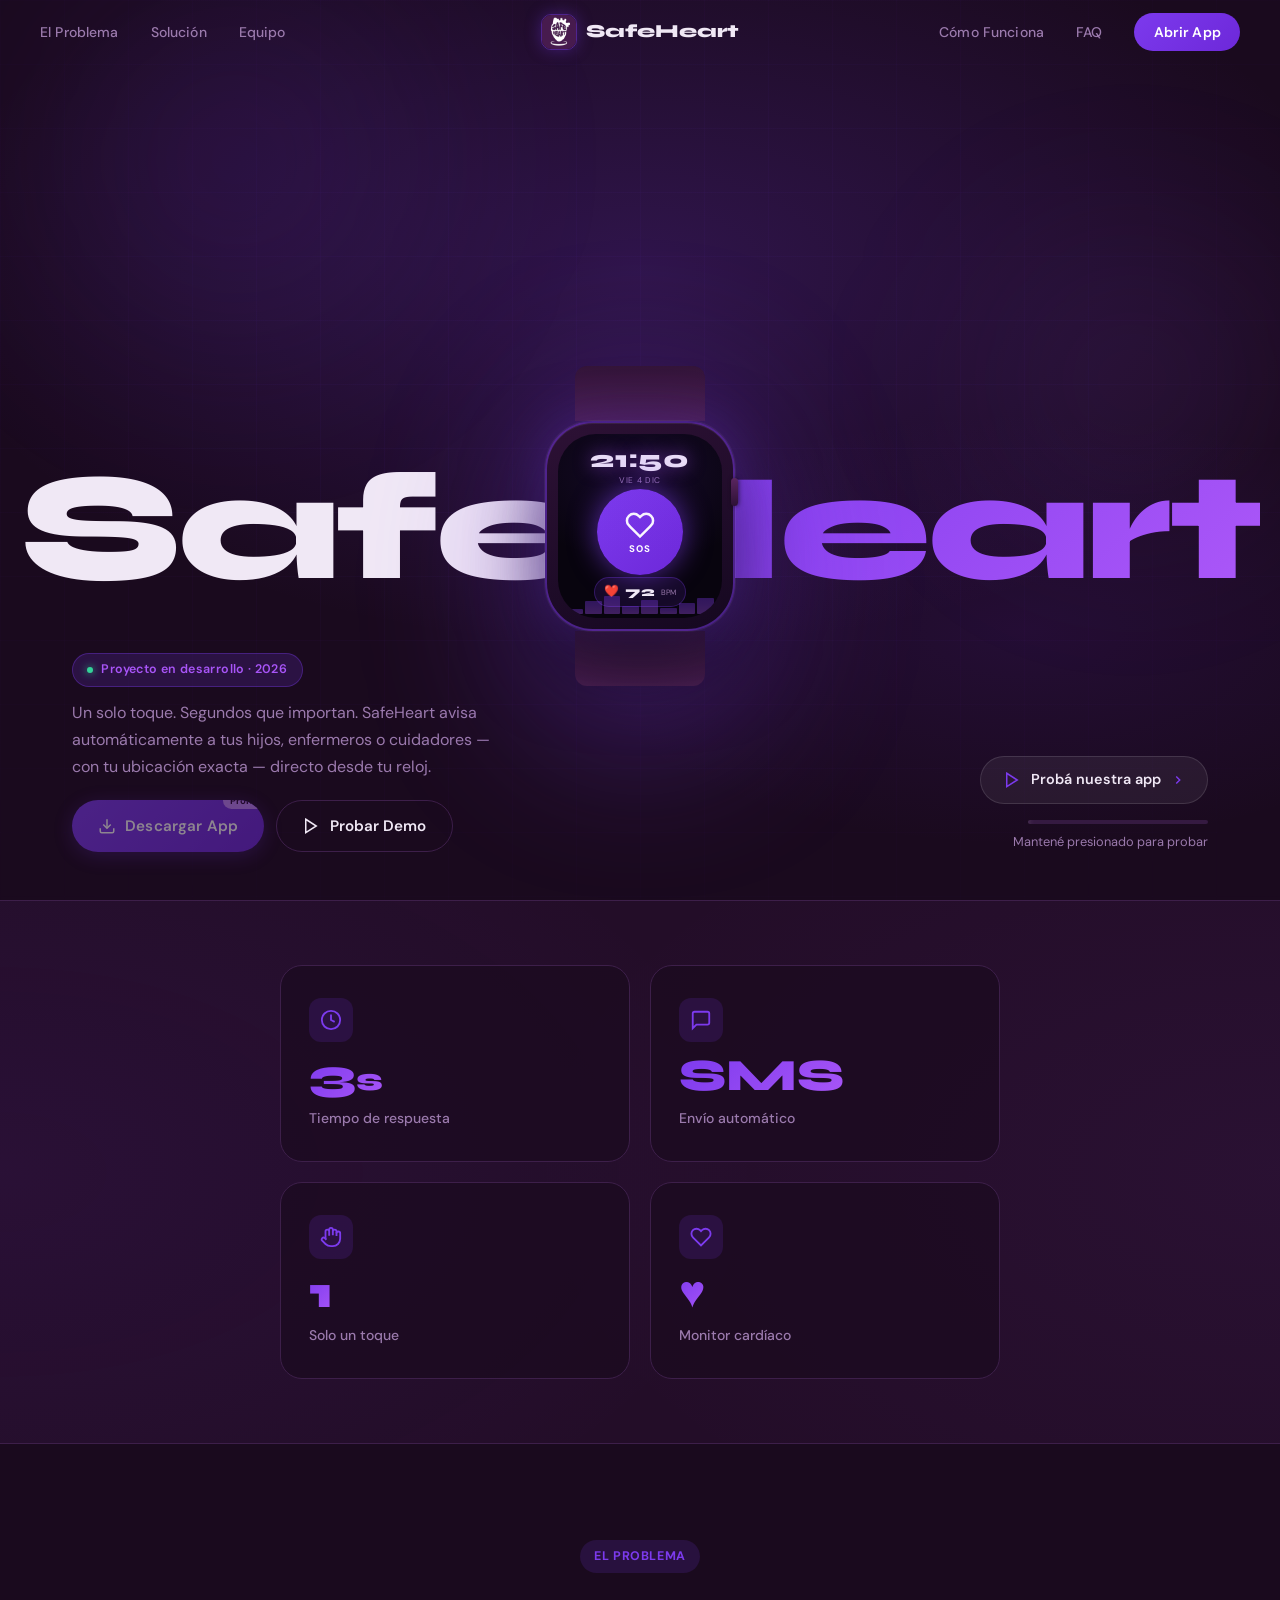
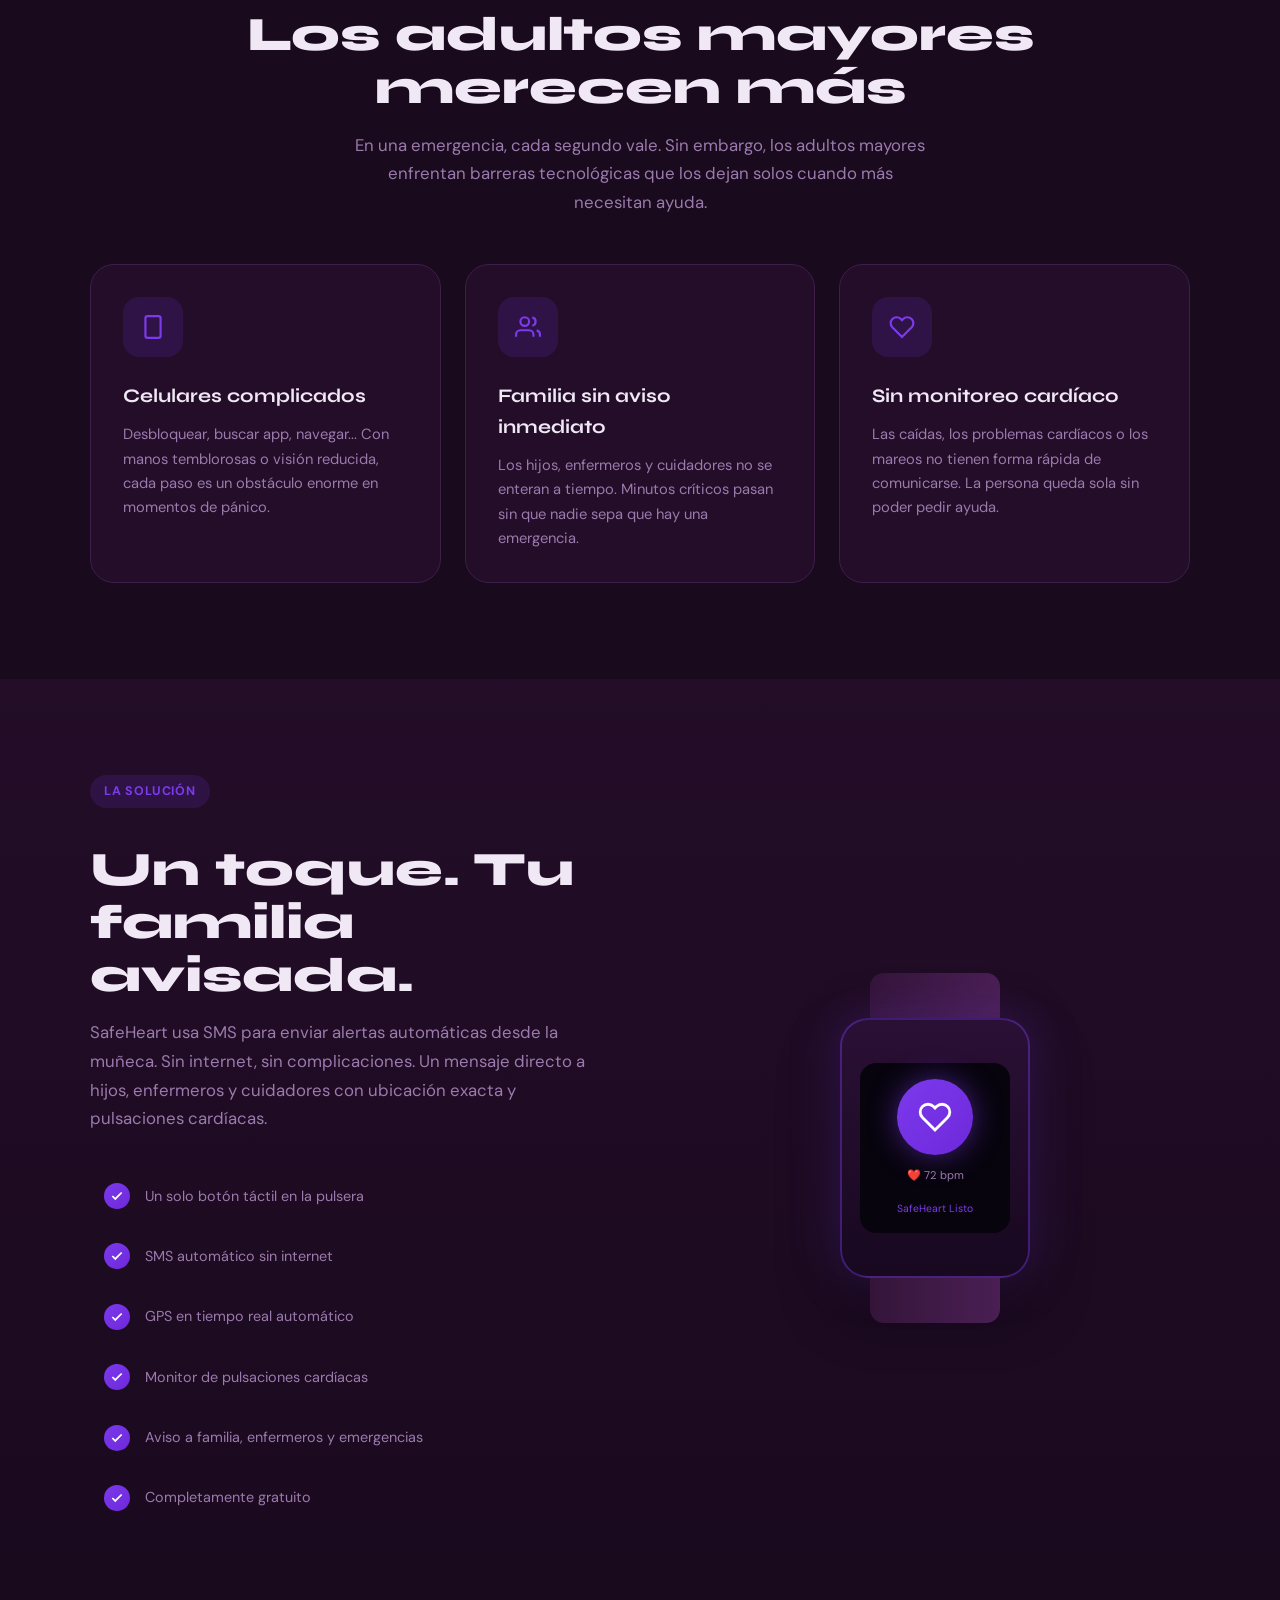
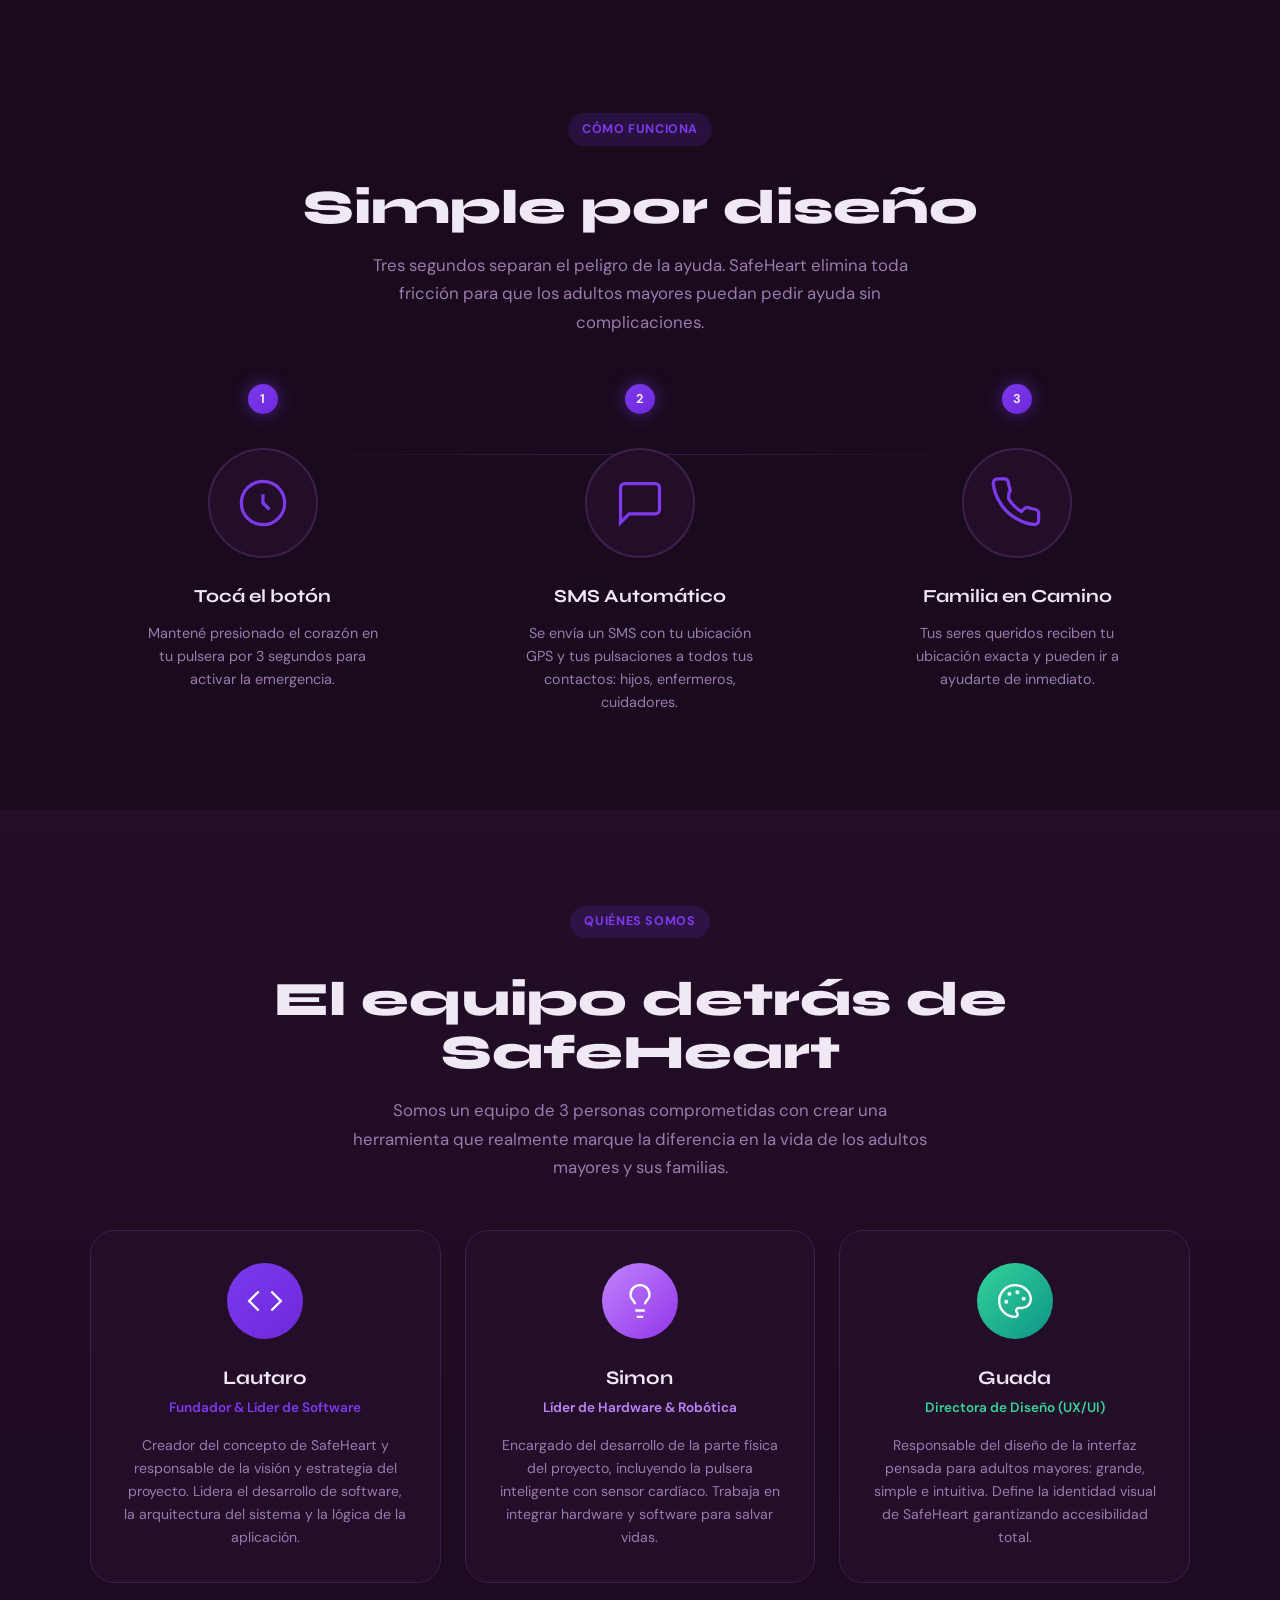
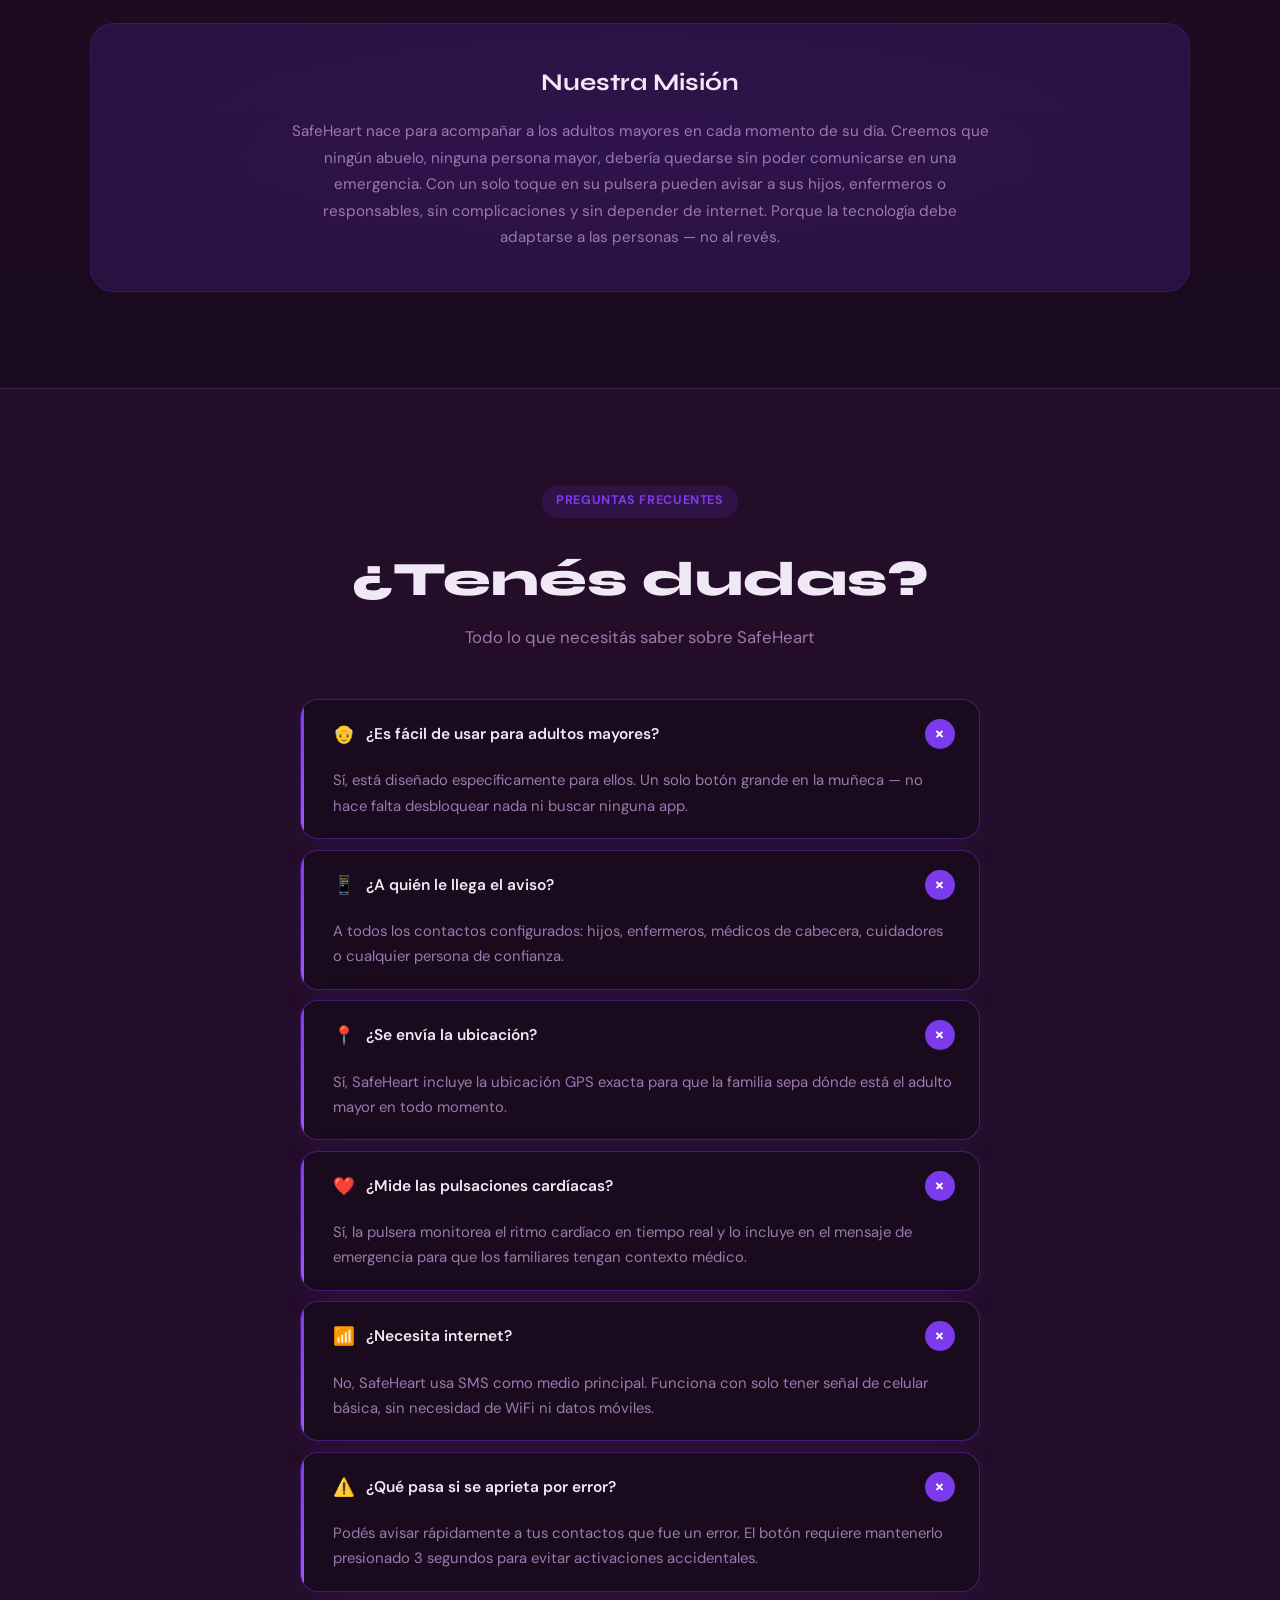
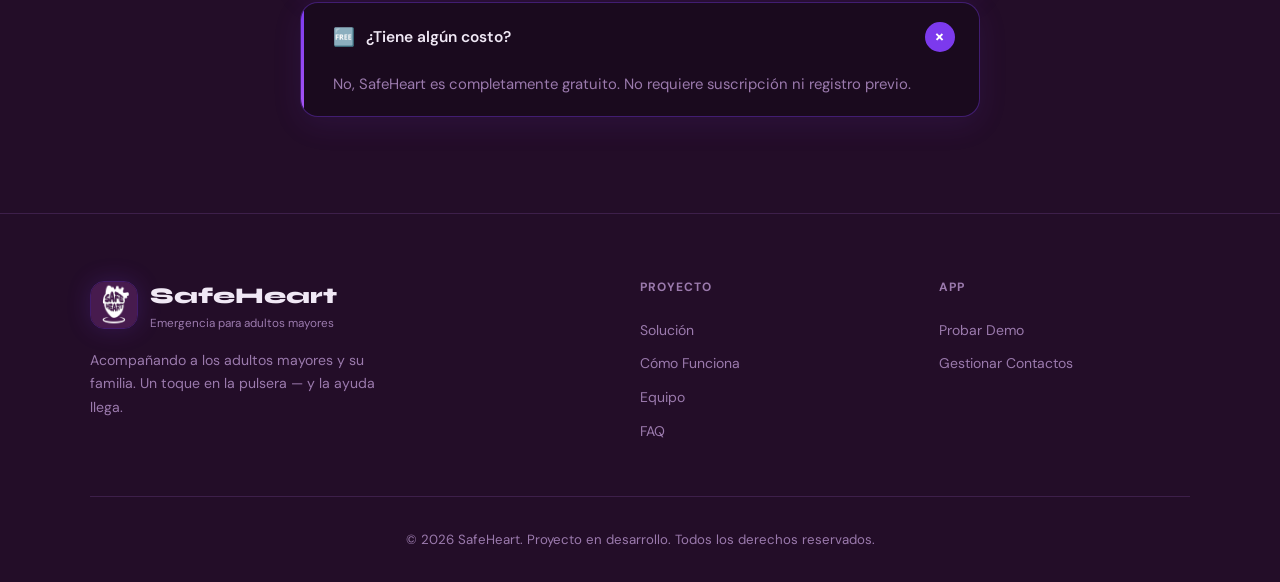
<file: index.html>
<!DOCTYPE html>
<html lang="es">
<head>
  <meta charset="UTF-8">
  <meta name="viewport" content="width=device-width, initial-scale=1.0">
  <title>SafeHeart — Emergencia para Adultos Mayores</title>
  <link rel="shortcut icon" href="img/logo nuevo safeheart.jpeg" type="image/x-icon">
  <link rel="preconnect" href="https://fonts.googleapis.com">
  <link href="https://fonts.googleapis.com/css2?family=Syne:wght@400;700;800&family=DM+Sans:ital,wght@0,300;0,400;0,500;0,600;1,400&display=swap" rel="stylesheet">
  <link rel="stylesheet" href="estilos.css">
  </style>
</head>
<body>

<div id="scroll-bar"></div>

<nav id="navbar">
  <div class="nav-inner">
    <div class="nav-left">
      <a href="#problema" class="nav-link">El Problema</a>
      <a href="#solucion" class="nav-link">Solución</a>
      <a href="#equipo"   class="nav-link">Equipo</a>
    </div>
    <div class="nav-center">
      <a href="index.html">
        <div class="nav-logo-img"><img src="img/logo nuevo safeheart.jpeg" alt="SafeHeart"></div>
        SafeHeart
      </a>
    </div>
    <div class="nav-right">
      <a href="#como-funciona" class="nav-link">Cómo Funciona</a>
      <a href="#faq" class="nav-link">FAQ</a>
      <a href="app.html" class="btn-nav">Abrir App</a>
    </div>
    <button class="mobile-menu-btn" onclick="toggleMobileMenu()" aria-label="Menú">
      <svg width="22" height="22" viewBox="0 0 24 24" fill="none" stroke="currentColor" stroke-width="2">
        <line x1="3" y1="12" x2="21" y2="12"/>
        <line x1="3" y1="6"  x2="21" y2="6"/>
        <line x1="3" y1="18" x2="21" y2="18"/>
      </svg>
    </button>
  </div>
</nav>

<div id="mobile-menu" class="mobile-menu">
  <a href="#problema"      onclick="toggleMobileMenu()">El Problema</a>
  <a href="#solucion"      onclick="toggleMobileMenu()">Solución</a>
  <a href="#como-funciona" onclick="toggleMobileMenu()">Cómo Funciona</a>
  <a href="#equipo"        onclick="toggleMobileMenu()">Equipo</a>
  <a href="#faq"           onclick="toggleMobileMenu()">FAQ</a>
  <a href="app.html"       class="btn-nav" style="width:fit-content;margin-top:.5rem">Abrir App</a>
</div>

<!-- ══ HERO ══ -->
<section class="hero">
  <div class="hero-bg"></div>
  <div class="hero-grid"></div>
  <div class="hero-blob hero-blob-1"></div>
  <div class="hero-blob hero-blob-2"></div>

  <div class="hero-stage">

    <!-- TÍTULO GIGANTE + RELOJ SUPERPUESTO -->
    <div class="hero-title-watch">

      <!-- Ondas pulsantes alrededor del reloj -->
      <div class="watch-rings">
        <div class="watch-ring"></div>
        <div class="watch-ring"></div>
        <div class="watch-ring"></div>
      </div>

      <!-- Título gigante -->
      <div class="hero-wordmark">
        <span class="safe">Safe</span><span class="heart-word">Heart</span>
      </div>

      <!-- Reloj centrado sobre el título -->
      <div class="hero-watch-wrap">
        <!-- Floating cards -->
        <div    class="float-card fc-1">
          <div class="fc-icon purple">
          
          </div>
          <div></div>
        </div>
        <div id="fc-sms"  
        <div id="fc-alrt">

        </div>

        <!-- SMARTWATCH -->
        <div class="smartwatch">
          <div class="watch-band-top"></div>
          <div class="watch-case">
            <div class="watch-crown"></div>
            <div class="watch-screen">
              <div class="watch-ecg">
                <div class="ecg-b"></div><div class="ecg-b"></div><div class="ecg-b"></div>
                <div class="ecg-b"></div><div class="ecg-b"></div><div class="ecg-b"></div>
                <div class="ecg-b"></div><div class="ecg-b"></div>
              </div>
              <div style="text-align:center">
                <div class="watch-time" id="watch-time">10:42</div>
                <div class="watch-date" id="watch-date">Lun 12 May</div>
              </div>
              <button id="emergency-btn" class="watch-sos-btn"
                onmousedown="startHold()" onmouseup="cancelHold()"
                onmouseleave="cancelHold()" ontouchstart="startHold(event)" ontouchend="cancelHold()">
                <svg width="30" height="30" viewBox="0 0 24 24" fill="none" stroke="white" stroke-width="2">
                  <path d="M20.84 4.61a5.5 5.5 0 0 0-7.78 0L12 5.67l-1.06-1.06a5.5 5.5 0 0 0-7.78 7.78l1.06 1.06L12 21.23l7.78-7.78 1.06-1.06a5.5 5.5 0 0 0 0-7.78z"/>
                </svg>
                <span class="watch-sos-label">SOS</span>
              </button>
              <div class="watch-bpm">
                <span class="bpm-heart">❤️</span>
                <span class="bpm-value" id="bpm-value">72</span>
                <span class="bpm-label">bpm</span>
              </div>
            </div>
          </div>
          <div class="watch-band-bottom"></div>
        </div>
      </div>
    </div>

    <!-- TEXTO + CTA debajo del título -->
    <div class="hero-body">
      <div class="hero-left">
        <div class="hero-badge">
          <span class="badge-dot-live"></span>
          Proyecto en desarrollo · 2026
        </div>
        <p class="hero-desc">Un solo toque. Segundos que importan. SafeHeart avisa automáticamente a tus hijos, enfermeros o cuidadores — con tu ubicación exacta — directo desde tu reloj.</p>
       
        <div class="hero-cta">
          <button class="btn-primary disabled" disabled>
            <svg width="18" height="18" viewBox="0 0 24 24" fill="none" stroke="currentColor" stroke-width="2"><path d="M21 15v4a2 2 0 0 1-2 2H5a2 2 0 0 1-2-2v-4"/><polyline points="7 10 12 15 17 10"/><line x1="12" y1="15" x2="12" y2="3"/></svg>
            Descargar App
            <span class="badge-soon">Pronto</span>
          </button>
          <a href="app.html" class="btn-secondary">
            <svg width="18" height="18" viewBox="0 0 24 24" fill="none" stroke="currentColor" stroke-width="2"><polygon points="5 3 19 12 5 21 5 3"/></svg>
            Probar Demo
          </a>
        </div>
      </div>

      <div class="hero-right">
        <a href="app.html" class="hero-app-cta">
          <svg width="18" height="18" viewBox="0 0 24 24" fill="none" stroke="currentColor" stroke-width="2"><polygon points="5 3 19 12 5 21 5 3"/></svg>
          Probá nuestra app
          <svg width="14" height="14" viewBox="0 0 24 24" fill="none" stroke="currentColor" stroke-width="2.5"><polyline points="9 18 15 12 9 6"/></svg>
        </a>
        <div class="watch-status-area">
          <div class="progress-outer"><div class="progress-inner" id="progress"></div></div>
          <p class="status-label" id="status-subtitle">Mantené presionado para probar</p>
        </div>
      </div>
    </div>

  </div><!-- /hero-stage -->
</section>

<!-- ══ STATS ══ -->
<section class="stats">
  <div class="stats-grid">
    <div class="stat-card reveal d1">
      <div class="stat-icon-wrap">
        <svg width="22" height="22" viewBox="0 0 24 24" fill="none" stroke="currentColor" stroke-width="2"><circle cx="12" cy="12" r="10"/><polyline points="12 6 12 12 16 14"/></svg>
      </div>
      <div class="stat-num" data-target="3" data-suffix="s">3<span>s</span></div>
      <div class="stat-desc">Tiempo de respuesta</div>
    </div>
    <div class="stat-card reveal d2">
      <div class="stat-icon-wrap">
        <svg width="22" height="22" viewBox="0 0 24 24" fill="none" stroke="currentColor" stroke-width="2"><path d="M21 15a2 2 0 0 1-2 2H7l-4 4V5a2 2 0 0 1 2-2h14a2 2 0 0 1 2 2z"/></svg>
      </div>
      <div class="stat-num">SMS</div>
      <div class="stat-desc">Envío automático</div>
    </div>
    <div class="stat-card reveal d3">
      <div class="stat-icon-wrap">
        <svg width="22" height="22" viewBox="0 0 24 24" fill="none" stroke="currentColor" stroke-width="2"><path d="M18 11V6a2 2 0 0 0-2-2 2 2 0 0 0-2 2v0M14 10V4a2 2 0 0 0-2-2 2 2 0 0 0-2 2v2M10 10.5V6a2 2 0 0 0-2-2 2 2 0 0 0-2 2v8"/><path d="M18 8a2 2 0 1 1 4 0v6a8 8 0 0 1-8 8h-2c-2.8 0-4.5-.86-5.99-2.34l-3.6-3.6a2 2 0 0 1 2.83-2.82L7 15"/></svg>
      </div>
      <div class="stat-num" data-target="1">1</div>
      <div class="stat-desc">Solo un toque</div>
    </div>
    <div class="stat-card reveal d4">
      <div class="stat-icon-wrap">
        <svg width="22" height="22" viewBox="0 0 24 24" fill="none" stroke="currentColor" stroke-width="2"><path d="M20.84 4.61a5.5 5.5 0 0 0-7.78 0L12 5.67l-1.06-1.06a5.5 5.5 0 0 0-7.78 7.78l1.06 1.06L12 21.23l7.78-7.78 1.06-1.06a5.5 5.5 0 0 0 0-7.78z"/></svg>
      </div>
      <div class="stat-num">♥</div>
      <div class="stat-desc">Monitor cardíaco</div>
    </div>
  </div>
</section>

<!-- ══ PROBLEMA ══ -->
<section id="problema" class="section">
  <div class="container">
    <div style="text-align:center; margin-bottom:1rem">
      <span class="sec-badge reveal">El Problema</span>
    </div>
    <h2 class="sec-title reveal">Los adultos mayores merecen más</h2>
    <p class="sec-sub reveal">En una emergencia, cada segundo vale. Sin embargo, los adultos mayores enfrentan barreras tecnológicas que los dejan solos cuando más necesitan ayuda.</p>
    <div class="cards-grid">
      <div class="card reveal-s d1">
        <div class="card-icon-box">
          <svg width="26" height="26" viewBox="0 0 24 24" fill="none" stroke="currentColor" stroke-width="2"><rect x="5" y="2" width="14" height="20" rx="2"/><line x1="12" y1="18" x2="12.01" y2="18"/></svg>
        </div>
        <h3>Celulares complicados</h3>
        <p>Desbloquear, buscar app, navegar... Con manos temblorosas o visión reducida, cada paso es un obstáculo enorme en momentos de pánico.</p>
      </div>
      <div class="card reveal-s d2">
        <div class="card-icon-box">
          <svg width="26" height="26" viewBox="0 0 24 24" fill="none" stroke="currentColor" stroke-width="2"><path d="M17 21v-2a4 4 0 0 0-4-4H5a4 4 0 0 0-4 4v2"/><circle cx="9" cy="7" r="4"/><path d="M23 21v-2a4 4 0 0 0-3-3.87M16 3.13a4 4 0 0 1 0 7.75"/></svg>
        </div>
        <h3>Familia sin aviso inmediato</h3>
        <p>Los hijos, enfermeros y cuidadores no se enteran a tiempo. Minutos críticos pasan sin que nadie sepa que hay una emergencia.</p>
      </div>
      <div class="card reveal-s d3">
        <div class="card-icon-box">
          <svg width="26" height="26" viewBox="0 0 24 24" fill="none" stroke="currentColor" stroke-width="2"><path d="M20.84 4.61a5.5 5.5 0 0 0-7.78 0L12 5.67l-1.06-1.06a5.5 5.5 0 0 0-7.78 7.78l1.06 1.06L12 21.23l7.78-7.78 1.06-1.06a5.5 5.5 0 0 0 0-7.78z"/></svg>
        </div>
        <h3>Sin monitoreo cardíaco</h3>
        <p>Las caídas, los problemas cardíacos o los mareos no tienen forma rápida de comunicarse. La persona queda sola sin poder pedir ayuda.</p>
      </div>
    </div>
  </div>
</section>

<!-- ══ SOLUCIÓN ══ -->
<section id="solucion" class="section section-alt">
  <div class="container">
    <div class="solution-grid">
      <div class="reveal-l">
        <span class="sec-badge">La Solución</span>
        <h2 class="sec-title left" style="margin-top:1rem">Un toque. Tu familia avisada.</h2>
        <p class="sec-sub left">SafeHeart usa SMS para enviar alertas automáticas desde la muñeca. Sin internet, sin complicaciones. Un mensaje directo a hijos, enfermeros y cuidadores con ubicación exacta y pulsaciones cardíacas.</p>
        <div class="features-list">
          <div class="feature"><div class="check-icon"><svg width="14" height="14" viewBox="0 0 24 24" fill="none" stroke="white" stroke-width="3"><polyline points="20 6 9 17 4 12"/></svg></div><span>Un solo botón táctil en la pulsera</span></div>
          <div class="feature"><div class="check-icon"><svg width="14" height="14" viewBox="0 0 24 24" fill="none" stroke="white" stroke-width="3"><polyline points="20 6 9 17 4 12"/></svg></div><span>SMS automático sin internet</span></div>
          <div class="feature"><div class="check-icon"><svg width="14" height="14" viewBox="0 0 24 24" fill="none" stroke="white" stroke-width="3"><polyline points="20 6 9 17 4 12"/></svg></div><span>GPS en tiempo real automático</span></div>
          <div class="feature"><div class="check-icon"><svg width="14" height="14" viewBox="0 0 24 24" fill="none" stroke="white" stroke-width="3"><polyline points="20 6 9 17 4 12"/></svg></div><span>Monitor de pulsaciones cardíacas</span></div>
          <div class="feature"><div class="check-icon"><svg width="14" height="14" viewBox="0 0 24 24" fill="none" stroke="white" stroke-width="3"><polyline points="20 6 9 17 4 12"/></svg></div><span>Aviso a familia, enfermeros y emergencias</span></div>
          <div class="feature"><div class="check-icon"><svg width="14" height="14" viewBox="0 0 24 24" fill="none" stroke="white" stroke-width="3"><polyline points="20 6 9 17 4 12"/></svg></div><span>Completamente gratuito</span></div>
        </div>
      </div>
      <div style="display:flex;justify-content:center" class="reveal-r">
        <div class="bracelet">
          <div class="strap top"></div>
          <div class="bracelet-body">
            <div class="bracelet-screen">
              <div class="mini-btn">
                <svg width="34" height="34" viewBox="0 0 24 24" fill="none" stroke="white" stroke-width="2"><path d="M20.84 4.61a5.5 5.5 0 0 0-7.78 0L12 5.67l-1.06-1.06a5.5 5.5 0 0 0-7.78 7.78l1.06 1.06L12 21.23l7.78-7.78 1.06-1.06a5.5 5.5 0 0 0 0-7.78z"/></svg>
              </div>
              <p>❤️ 72 bpm</p>
              <p style="font-size:.65rem;color:var(--primary);margin-top:4px">SafeHeart Listo</p>
            </div>
          </div>
          <div class="strap bottom"></div>
        </div>
      </div>
    </div>
  </div>
</section>

<!-- ══ CÓMO FUNCIONA ══ -->
<section id="como-funciona" class="section">
  <div class="container">
    <div style="text-align:center;margin-bottom:1rem">
      <span class="sec-badge reveal">Cómo Funciona</span>
    </div>
    <h2 class="sec-title reveal">Simple por diseño</h2>
    <p class="sec-sub reveal">Tres segundos separan el peligro de la ayuda. SafeHeart elimina toda fricción para que los adultos mayores puedan pedir ayuda sin complicaciones.</p>
    <div style="position:relative">
      <div class="steps-line"></div>
      <div class="steps-grid">
        <div class="step reveal-s d1">
          <span class="step-num">1</span>
          <div class="step-icon">
            <svg width="52" height="52" viewBox="0 0 24 24" fill="none" stroke="currentColor" stroke-width="1.5"><circle cx="12" cy="12" r="10"/><path d="M12 8v4l3 3"/></svg>
          </div>
          <h3>Tocá el botón</h3>
          <p>Mantené presionado el corazón en tu pulsera por 3 segundos para activar la emergencia.</p>
        </div>
        <div class="step reveal-s d2">
          <span class="step-num">2</span>
          <div class="step-icon">
            <svg width="52" height="52" viewBox="0 0 24 24" fill="none" stroke="currentColor" stroke-width="1.5"><path d="M21 15a2 2 0 0 1-2 2H7l-4 4V5a2 2 0 0 1 2-2h14a2 2 0 0 1 2 2z"/></svg>
          </div>
          <h3>SMS Automático</h3>
          <p>Se envía un SMS con tu ubicación GPS y tus pulsaciones a todos tus contactos: hijos, enfermeros, cuidadores.</p>
        </div>
        <div class="step reveal-s d3">
          <span class="step-num">3</span>
          <div class="step-icon">
            <svg width="52" height="52" viewBox="0 0 24 24" fill="none" stroke="currentColor" stroke-width="1.5"><path d="M22 16.92v3a2 2 0 0 1-2.18 2 19.79 19.79 0 0 1-8.63-3.07A19.5 19.5 0 0 1 4.11 11.7 19.79 19.79 0 0 1 1.04 2.9A2 2 0 0 1 3 .82h3a2 2 0 0 1 2 1.72 12.84 12.84 0 0 0 .7 2.81 2 2 0 0 1-.45 2.11L8.09 9.91a16 16 0 0 0 6 6l1.27-1.27a2 2 0 0 1 2.11-.45 12.84 12.84 0 0 0 2.81.7A2 2 0 0 1 22 16.92z"/></svg>
          </div>
          <h3>Familia en Camino</h3>
          <p>Tus seres queridos reciben tu ubicación exacta y pueden ir a ayudarte de inmediato.</p>
        </div>
      </div>
    </div>
  </div>
</section>

<!-- ══ EQUIPO ══ -->
<section id="equipo" class="section section-alt">
  <div class="container">
    <div style="text-align:center;margin-bottom:1rem">
      <span class="sec-badge reveal">Quiénes Somos</span>
    </div>
    <h2 class="sec-title reveal">El equipo detrás de SafeHeart</h2>
    <p class="sec-sub reveal">Somos un equipo de 3 personas comprometidas con crear una herramienta que realmente marque la diferencia en la vida de los adultos mayores y sus familias.</p>
    <div class="team-grid">
      <div class="team-card reveal-s d1">
        <div class="team-avatar red"><svg width="38" height="38" viewBox="0 0 24 24" fill="none" stroke="white" stroke-width="1.5"><polyline points="16 18 22 12 16 6"/><polyline points="8 6 2 12 8 18"/></svg></div>
        <h3>Lautaro</h3>
        <p class="team-role red">Fundador & Líder de Software</p>
        <p class="team-desc">Creador del concepto de SafeHeart y responsable de la visión y estrategia del proyecto. Lidera el desarrollo de software, la arquitectura del sistema y la lógica de la aplicación.</p>
      </div>
      <div class="team-card reveal-s d2">
        <div class="team-avatar gold"><svg width="38" height="38" viewBox="0 0 24 24" fill="none" stroke="white" stroke-width="1.5"><line x1="9" y1="18" x2="15" y2="18"/><line x1="10" y1="22" x2="14" y2="22"/><path d="M15.09 14c.18-.98.65-1.74 1.41-2.5A4.65 4.65 0 0 0 18 8 6 6 0 0 0 6 8c0 1 .23 2.23 1.5 3.5A4.61 4.61 0 0 1 8.91 14"/></svg></div>
        <h3>Simon</h3>
        <p class="team-role gold">Líder de Hardware & Robótica</p>
        <p class="team-desc">Encargado del desarrollo de la parte física del proyecto, incluyendo la pulsera inteligente con sensor cardíaco. Trabaja en integrar hardware y software para salvar vidas.</p>
      </div>
      <div class="team-card reveal-s d3">
        <div class="team-avatar green"><svg width="38" height="38" viewBox="0 0 24 24" fill="none" stroke="white" stroke-width="1.5"><circle cx="13.5" cy="6.5" r=".5"/><circle cx="17.5" cy="10.5" r=".5"/><circle cx="8.5" cy="7.5" r=".5"/><circle cx="6.5" cy="12.5" r=".5"/><path d="M12 2C6.5 2 2 6.5 2 12s4.5 10 10 10c.926 0 1.648-.746 1.648-1.688 0-.437-.18-.835-.437-1.125-.29-.289-.438-.652-.438-1.125a1.64 1.64 0 0 1 1.668-1.668h1.996c3.051 0 5.555-2.503 5.555-5.555C21.965 6.012 17.461 2 12 2z"/></svg></div>
        <h3>Guada</h3>
        <p class="team-role green">Directora de Diseño (UX/UI)</p>
        <p class="team-desc">Responsable del diseño de la interfaz pensada para adultos mayores: grande, simple e intuitiva. Define la identidad visual de SafeHeart garantizando accesibilidad total.</p>
      </div>
    </div>
    <div class="mission-box reveal">
      <h3>Nuestra Misión</h3>
      <p>SafeHeart nace para acompañar a los adultos mayores en cada momento de su día. Creemos que ningún abuelo, ninguna persona mayor, debería quedarse sin poder comunicarse en una emergencia. Con un solo toque en su pulsera pueden avisar a sus hijos, enfermeros o responsables, sin complicaciones y sin depender de internet. Porque la tecnología debe adaptarse a las personas — no al revés.</p>
    </div>
  </div>
</section>

<!-- ══ FAQ ══ -->
<section id="faq" class="faq-section">
  <div class="container" style="text-align:center">
    <span class="sec-badge reveal">Preguntas Frecuentes</span>
    <h2 class="sec-title reveal" style="margin-top:1rem">¿Tenés dudas?</h2>
    <p class="sec-sub reveal">Todo lo que necesitás saber sobre SafeHeart</p>
  </div>
  <div class="faq-list">
    <div class="faq-item reveal d1">
      <button class="faq-question">
        <div class="faq-left"><span class="faq-icon">👴</span>¿Es fácil de usar para adultos mayores?</div>
        <span class="faq-toggle">+</span>
      </button>
      <div class="faq-answer"><p>Sí, está diseñado específicamente para ellos. Un solo botón grande en la muñeca — no hace falta desbloquear nada ni buscar ninguna app.</p></div>
    </div>
    <div class="faq-item reveal d2">
      <button class="faq-question">
        <div class="faq-left"><span class="faq-icon">📱</span>¿A quién le llega el aviso?</div>
        <span class="faq-toggle">+</span>
      </button>
      <div class="faq-answer"><p>A todos los contactos configurados: hijos, enfermeros, médicos de cabecera, cuidadores o cualquier persona de confianza.</p></div>
    </div>
    <div class="faq-item reveal d3">
      <button class="faq-question">
        <div class="faq-left"><span class="faq-icon">📍</span>¿Se envía la ubicación?</div>
        <span class="faq-toggle">+</span>
      </button>
      <div class="faq-answer"><p>Sí, SafeHeart incluye la ubicación GPS exacta para que la familia sepa dónde está el adulto mayor en todo momento.</p></div>
    </div>
    <div class="faq-item reveal d4">
      <button class="faq-question">
        <div class="faq-left"><span class="faq-icon">❤️</span>¿Mide las pulsaciones cardíacas?</div>
        <span class="faq-toggle">+</span>
      </button>
      <div class="faq-answer"><p>Sí, la pulsera monitorea el ritmo cardíaco en tiempo real y lo incluye en el mensaje de emergencia para que los familiares tengan contexto médico.</p></div>
    </div>
    <div class="faq-item reveal d5">
      <button class="faq-question">
        <div class="faq-left"><span class="faq-icon">📶</span>¿Necesita internet?</div>
        <span class="faq-toggle">+</span>
      </button>
      <div class="faq-answer"><p>No, SafeHeart usa SMS como medio principal. Funciona con solo tener señal de celular básica, sin necesidad de WiFi ni datos móviles.</p></div>
    </div>
    <div class="faq-item reveal d6">
      <button class="faq-question">
        <div class="faq-left"><span class="faq-icon">⚠️</span>¿Qué pasa si se aprieta por error?</div>
        <span class="faq-toggle">+</span>
      </button>
      <div class="faq-answer"><p>Podés avisar rápidamente a tus contactos que fue un error. El botón requiere mantenerlo presionado 3 segundos para evitar activaciones accidentales.</p></div>
    </div>
    <div class="faq-item reveal">
      <button class="faq-question">
        <div class="faq-left"><span class="faq-icon">🆓</span>¿Tiene algún costo?</div>
        <span class="faq-toggle">+</span>
      </button>
      <div class="faq-answer"><p>No, SafeHeart es completamente gratuito. No requiere suscripción ni registro previo.</p></div>
    </div>
  </div>
</section>

<!-- ══ FOOTER ══ -->
<footer class="footer">
  <div class="footer-inner">
    <div class="footer-grid">
      <div>
        <div class="footer-logo">
          <div class="footer-logo-img"><img src="img/logo nuevo safeheart.jpeg" alt="SafeHeart"></div>
          <div>
            <div class="footer-brand-name">SafeHeart</div>
            <div class="footer-tagline">Emergencia para adultos mayores</div>
          </div>
        </div>
        <p class="footer-desc">Acompañando a los adultos mayores y su familia. Un toque en la pulsera — y la ayuda llega.</p>
      </div>
      <div class="footer-col">
        <h4>Proyecto</h4>
        <a href="#solucion">Solución</a>
        <a href="#como-funciona">Cómo Funciona</a>
        <a href="#equipo">Equipo</a>
        <a href="#faq">FAQ</a>
      </div>
      <div class="footer-col">
        <h4>App</h4>
        <a href="app.html">Probar Demo</a>
        <a href="app.html">Gestionar Contactos</a>
      </div>
    </div>
    <div class="footer-bottom">
      <p>© 2026 SafeHeart. Proyecto en desarrollo. Todos los derechos reservados.</p>
    </div>
  </div>
</footer>

<script src="app.js"></script>
<script>
/* ══════════════════════════════════════
   SAFEHEART — JS PREMIUM
══════════════════════════════════════ */

// ── Scroll progress bar ──
const scrollBar = document.getElementById('scroll-bar');
window.addEventListener('scroll', () => {
  const h = document.documentElement.scrollHeight - window.innerHeight;
  scrollBar.style.width = (window.scrollY / h * 100) + '%';
}, { passive: true });

// ── Navbar scroll ──
const navbar = document.getElementById('navbar');
const navLinks = document.querySelectorAll('.nav-link');
const sections = document.querySelectorAll('section[id]');
window.addEventListener('scroll', () => {
  navbar.classList.toggle('scrolled', window.scrollY > 40);
  let cur = '';
  sections.forEach(s => { if (window.scrollY >= s.offsetTop - 140) cur = s.id; });
  navLinks.forEach(a => {
    a.classList.toggle('active', a.getAttribute('href') === '#' + cur);
  });
}, { passive: true });

// ── Mobile menu ──
function toggleMobileMenu() {
  document.getElementById('mobile-menu').classList.toggle('open');
}

// ── Smooth scroll ──
document.querySelectorAll('a[href^="#"]').forEach(a => {
  a.addEventListener('click', e => {
    const t = document.querySelector(a.getAttribute('href'));
    if (t) { e.preventDefault(); t.scrollIntoView({ behavior:'smooth', block:'start' }); }
  });
});

// ── Scroll reveal ──
const revealObs = new IntersectionObserver((entries) => {
  entries.forEach(e => { if (e.isIntersecting) e.target.classList.add('in'); });
}, { threshold: 0.1, rootMargin: '0px 0px -50px 0px' });
document.querySelectorAll('.reveal, .reveal-l, .reveal-r, .reveal-s').forEach(el => revealObs.observe(el));

// ── Animated counters ──
const counterObs = new IntersectionObserver((entries) => {
  entries.forEach(e => {
    if (!e.isIntersecting || e.target.dataset.done) return;
    e.target.dataset.done = '1';
    const target = +e.target.dataset.target;
    const suffix = e.target.dataset.suffix || '';
    if (!target) return;
    let start = null;
    const step = ts => {
      if (!start) start = ts;
      const p = Math.min((ts - start) / 1400, 1);
      e.target.innerHTML = Math.floor(p * target) + (suffix ? `<span>${suffix}</span>` : '');
      if (p < 1) requestAnimationFrame(step);
      else e.target.innerHTML = target + (suffix ? `<span>${suffix}</span>` : '');
    };
    requestAnimationFrame(step);
  });
}, { threshold: 0.5 });
document.querySelectorAll('.stat-num[data-target]').forEach(el => counterObs.observe(el));

// ── Real-time clock ──
function updateWatch() {
  const now = new Date();
  const h = String(now.getHours()).padStart(2,'0');
  const m = String(now.getMinutes()).padStart(2,'0');
  const wt = document.getElementById('watch-time');
  if (wt) wt.textContent = h + ':' + m;
  const days   = ['Dom','Lun','Mar','Mié','Jue','Vie','Sáb'];
  const months = ['Ene','Feb','Mar','Abr','May','Jun','Jul','Ago','Sep','Oct','Nov','Dic'];
  const wd = document.getElementById('watch-date');
  if (wd) wd.textContent = days[now.getDay()] + ' ' + now.getDate() + ' ' + months[now.getMonth()];
}
updateWatch();
setInterval(updateWatch, 1000);

// ── BPM simulation ──
let bpm = 72;
setInterval(() => {
  bpm = Math.max(58, Math.min(90, bpm + Math.floor(Math.random()*5)-2));
  const el = document.getElementById('bpm-value');
  if (el) el.textContent = bpm;
}, 2000);

// ── 🚨 BOTÓN DE EMERGENCIA (SafeHeart) ──
const emergencyBtn = document.getElementById('emergency-btn');
let holdInterval = null;
let progressVal = 0;
let sosTriggered = false;

function triggerSOS() {
  if (sosTriggered) return;
  sosTriggered = true;

  const statusSub = document.getElementById('status-subtitle');
  const progressEl = document.getElementById('progress');

  if (statusSub) statusSub.textContent = '🚨 ¡EMERGENCIA ACTIVADA!';
  if (emergencyBtn) emergencyBtn.classList.add('active');

  setTimeout(() => { document.getElementById('fc-loc').classList.add('show'); }, 300);
  setTimeout(() => { document.getElementById('fc-sms').classList.add('show'); }, 800);
  setTimeout(() => { document.getElementById('fc-alrt').classList.add('show'); }, 1300);

  enviarWhatsApp(-34.6037, -58.3816);

  setTimeout(() => {
    sosTriggered = false;
    if (emergencyBtn) emergencyBtn.classList.remove('active');
    ['fc-loc','fc-sms','fc-alrt'].forEach(id => {
      const el = document.getElementById(id);
      if (el) el.classList.remove('show');
    });
    if (progressEl) progressEl.style.width = '0%';
    if (statusSub) statusSub.textContent = 'Mantené presionado para probar';
    progressVal = 0;
  }, 5000);
}

function startHold(e) {
  if (e) e.preventDefault();
  if (sosTriggered) return;
  progressVal = 0;
  const statusSub = document.getElementById('status-subtitle');
  const progressEl = document.getElementById('progress');
  if (statusSub) statusSub.textContent = 'Soltá para cancelar…';
  if (holdInterval) clearInterval(holdInterval);
  holdInterval = setInterval(() => {
    progressVal = Math.min(progressVal + 100/30, 100);
    if (progressEl) progressEl.style.width = progressVal + '%';
    if (progressVal >= 100) {
      clearInterval(holdInterval);
      holdInterval = null;
      triggerSOS();
    }
  }, 100);
}

function cancelHold() {
  if (sosTriggered) return;
  clearInterval(holdInterval);
  holdInterval = null;
  progressVal = 0;
  const progressEl = document.getElementById('progress');
  const statusSub = document.getElementById('status-subtitle');
  if (progressEl) progressEl.style.width = '0%';
  if (statusSub) statusSub.textContent = 'Mantené presionado para probar';
}

if (emergencyBtn) {
  emergencyBtn.addEventListener('mousedown', (e) => {
    if (e.button === 0) startHold(e);
  });
  emergencyBtn.addEventListener('mouseup', (e) => {
    if (e.button === 0) cancelHold();
  });
  emergencyBtn.addEventListener('mouseleave', cancelHold);
  emergencyBtn.addEventListener('touchstart', (e) => {
    e.preventDefault();
    startHold(e);
  });
  emergencyBtn.addEventListener('touchend', (e) => {
    e.preventDefault();
    cancelHold();
  });
  emergencyBtn.addEventListener('touchcancel', cancelHold);
}

// ── 🖱️ ATAJO CON LA RUEDITA (CLIC MEDIO) EN CUALQUIER LUGAR ──
document.addEventListener('mousedown', function(e) {
  if (e.button === 1) {
    e.preventDefault();
    e.stopPropagation();
    if (sosTriggered) return;
    if (emergencyBtn && (e.target === emergencyBtn || emergencyBtn.contains(e.target))) {
      if (holdInterval) cancelHold();
    }
    triggerSOS(); // Activa al instante
  }
});

document.addEventListener('auxclick', function(e) {
  if (e.button === 1) {
    e.preventDefault();
  }
});

let yaEnviado = false;
function enviarWhatsApp(lat, lon) {
  if (yaEnviado) return;
  yaEnviado = true;
  const numero = "5491161604379";
  const msg = "🚨 Emergencia SafeHeart\nMi ubicación actual:\nhttps://maps.google.com/?q=" + lat + "," + lon;
  window.open("https://api.whatsapp.com/send?phone=" + numero + "&text=" + encodeURIComponent(msg), '_blank');
  setTimeout(() => { yaEnviado = false; }, 10000);
}

// ── FAQ accordion ──
document.querySelectorAll('.faq-question').forEach(btn => {
  btn.addEventListener('click', () => {
    const item = btn.parentElement;
    document.querySelectorAll('.faq-item').forEach(i => { if(i!==item) i.classList.remove('active'); });
    item.classList.toggle('active');
  });
});

// ── Mostrar tarjetas flotantes al cargar ──
setTimeout(() => {
  ['fc-loc','fc-sms','fc-alrt'].forEach((id,i) => {
    setTimeout(() => { const el = document.getElementById(id); if(el) el.classList.add('show'); }, i*500);
  });
}, 2000);

console.log('✅ SafeHeart: Ruedita (clic medio) = SOS instantáneo en toda la página.');
</script>
</body>
</html>
</file>
<file: estilos.css>
/* ══════════════════════════════════════════
   SAFEHEART — APPLE-INSPIRED REDESIGN
   FULLY RESPONSIVE — All breakpoints
══════════════════════════════════════════ */
*, *::before, *::after { margin:0; padding:0; box-sizing:border-box; }

:root {
  --bg:           #1a0a1e;
  --bg-card:      #230d28;
  --fg:           #f0e8f5;
  --fg-muted:     #9b7aad;
  --border:       #3d1f4a;
  --primary:      #7c3aed;
  --primary-dim:  rgba(124,58,237,0.15);
  --accent:       #a855f7;
  --green:        #34d399;
  --green-dim:    rgba(52,211,153,0.2);
  --gold:         #c084fc;
  --gold-dim:     rgba(192,132,252,0.2);
  --blue:         #818cf8;
  --blue-dim:     rgba(129,140,248,0.2);
  --font-display: 'Syne', sans-serif;
  --font-body:    'DM Sans', sans-serif;
  --ease-spring:  cubic-bezier(0.34,1.56,0.64,1);
  --ease-out:     cubic-bezier(0.4,0,0.2,1);
}

html { scroll-behavior: smooth; overflow-x: hidden; }
body {
  font-family: var(--font-body);
  background: var(--bg);
  color: var(--fg);
  line-height: 1.6;
  overflow-x: hidden;
}
a { text-decoration: none; color: inherit; }
button { font-family: inherit; cursor: pointer; border: none; background: none; }
img { display: block; max-width: 100%; }

/* SCROLL PROGRESS */
#scroll-bar {
  position: fixed; top:0; left:0; height:2px; width:0%;
  background: linear-gradient(90deg, var(--primary), var(--accent), var(--green));
  z-index: 9999; transition: width .1s linear;
}

/* TICKER */
.ticker-band {
  background: var(--primary);
  overflow: hidden; padding: .55rem 0;
  position: relative; z-index: 200;
}
.ticker-inner {
  display: inline-flex; white-space: nowrap;
  animation: ticker 22s linear infinite;
}
.ticker-item {
  display: inline-flex; align-items: center; gap: .9rem;
  padding: 0 2rem; font-size: .78rem; font-weight: 700;
  color: rgba(255,255,255,.95); letter-spacing: .06em; text-transform: uppercase;
}
.ticker-dot { width:5px; height:5px; background: rgba(255,255,255,.5); border-radius:50%; }
@keyframes ticker { to { transform: translateX(-50%); } }

/* NAVBAR */
#navbar {
  position: fixed; top: 0; left: 0; right: 0; z-index: 500;
  padding: 0 2rem; height: 64px;
  display: flex; align-items: center;
  transition: background .4s var(--ease-out), box-shadow .4s var(--ease-out);
}
#navbar.scrolled {
  background: rgba(26,10,30,.92);
  backdrop-filter: blur(20px) saturate(1.4);
  box-shadow: 0 1px 0 var(--border);
}
.nav-inner {
  width: 100%; max-width: 1200px; margin: auto;
  display: grid; grid-template-columns: 1fr auto 1fr;
  align-items: center; gap: 1rem;
}
.nav-left { display: flex; align-items: center; gap: 2rem; }
.nav-center a {
  display: flex; align-items: center; gap: .6rem;
  font-family: var(--font-display); font-size: 1.15rem; font-weight: 800;
  color: var(--fg); white-space: nowrap;
}
.nav-logo-img {
  width: 36px; height: 36px; border-radius: 10px; overflow: hidden;
  border: 1.5px solid rgba(124,58,237,.5);
  box-shadow: 0 0 16px rgba(124,58,237,.35);
  transition: box-shadow .3s;
}
.nav-logo-img img { width:100%; height:100%; object-fit:cover; }
.nav-center a:hover .nav-logo-img { box-shadow: 0 0 28px rgba(124,58,237,.7); }
.nav-right { display: flex; align-items: center; gap: 2rem; justify-content: flex-end; }
.nav-link {
  font-size: .875rem; font-weight: 500; color: var(--fg-muted);
  letter-spacing: .01em; transition: color .25s; position: relative;
}
.nav-link::after {
  content: ''; position: absolute; bottom:-4px; left:0; right:0; height:1px;
  background: var(--primary); transform: scaleX(0); transition: transform .3s var(--ease-out);
}
.nav-link:hover { color: var(--fg); }
.nav-link:hover::after, .nav-link.active::after { transform: scaleX(1); }
.nav-link.active { color: var(--fg); }
.btn-nav {
  background: linear-gradient(135deg, var(--primary), #6d28d9);
  color: #fff !important; padding: .5rem 1.2rem; border-radius: 50px;
  font-size: .875rem; font-weight: 600; letter-spacing: .01em;
  transition: all .3s;
}
.btn-nav:hover { transform: translateY(-2px); box-shadow: 0 6px 24px rgba(124,58,237,.5); }

.mobile-menu-btn { display:none; color: var(--fg); padding:.4rem; }
.mobile-menu {
  display:none; flex-direction:column; gap:.25rem;
  position: fixed; top:64px; left:0; right:0;
  background: rgba(26,10,30,.97); backdrop-filter:blur(20px);
  border-bottom: 1px solid var(--border); padding:1rem;
  z-index:499;
}
.mobile-menu.open { display:flex; }
.mobile-menu a {
  padding:.75rem 1rem; border-radius:10px; font-size:.95rem;
  color: var(--fg-muted); transition: all .2s;
}
.mobile-menu a:hover { background: var(--primary-dim); color: var(--fg); }

@media (max-width:900px) {
  .nav-left, .nav-right { display:none; }
  .nav-inner { grid-template-columns: 1fr auto 1fr; position:relative; }
  .mobile-menu-btn { display:flex; align-items:center; justify-content:flex-end; }
}

/* HERO */
.hero {
  position: relative;
  min-height: 100vh;
  display: flex; flex-direction: column;
  align-items: center; justify-content: flex-end;
  padding-top: 64px;
  overflow: hidden;
}
.hero-bg {
  position: absolute; inset: 0;
  background: radial-gradient(ellipse 80% 60% at 50% 30%, rgba(124,58,237,.22) 0%, transparent 70%),
              radial-gradient(ellipse 60% 40% at 80% 70%, rgba(109,40,217,.12) 0%, transparent 60%),
              var(--bg);
  z-index: 0;
}
.hero-bg::after {
  content:''; position:absolute; inset:0;
  opacity:.4; pointer-events:none;
}
.hero-grid {
  position: absolute; inset: 0; z-index: 1; pointer-events:none;
  background-image:
    linear-gradient(rgba(124,58,237,.04) 1px, transparent 1px),
    linear-gradient(90deg, rgba(124,58,237,.04) 1px, transparent 1px);
  background-size: 64px 64px;
  mask-image: radial-gradient(ellipse 90% 80% at 50% 40%, black 30%, transparent 100%);
}
.hero-blob { position:absolute; border-radius:50%; pointer-events:none; z-index:1; filter: blur(80px); }
.hero-blob-1 {
  width:600px; height:500px; top:-10%; left:-5%;
  background: radial-gradient(circle, rgba(124,58,237,.14), transparent 70%);
  animation: blobMove1 12s ease-in-out infinite;
}
.hero-blob-2 {
  width:500px; height:400px; top:20%; right:-8%;
  background: radial-gradient(circle, rgba(168,85,247,.1), transparent 70%);
  animation: blobMove2 10s ease-in-out infinite;
}
@keyframes blobMove1 { 0%,100%{transform:translate(0,0) scale(1)} 50%{transform:translate(3%,4%) scale(1.05)} }
@keyframes blobMove2 { 0%,100%{transform:translate(0,0) scale(1)} 50%{transform:translate(-4%,-3%) scale(1.08)} }

.hero-stage {
  position: relative; z-index: 2;
  width: 100%; max-width: 1400px;
  margin: 0 auto;
  display: flex; flex-direction: column; align-items: center;
  padding: 0 1rem;
}

.hero-wordmark {
  font-family: var(--font-display);
  font-size: clamp(4rem, 12vw, 11rem);
  font-weight: 800;
  letter-spacing: -.03em;
  line-height: .9;
  color: rgba(255,255,255,.92);
  text-align: center;
  white-space: nowrap;
  position: relative;
  display: flex; align-items: center; justify-content: center; gap: .02em;
  user-select: none;
  animation: wordmarkReveal 1.2s var(--ease-out) both;
}
.hero-wordmark .safe { color: var(--fg); }
.hero-wordmark .heart-word {
  background: linear-gradient(135deg, var(--primary) 0%, var(--accent) 50%, var(--gold) 100%);
  -webkit-background-clip: text; -webkit-text-fill-color: transparent;
  background-clip: text; background-size: 200% auto;
  animation: wordmarkReveal 1.2s var(--ease-out) both, gradShift 4s linear infinite;
}
@keyframes wordmarkReveal { from{opacity:0;transform:translateY(30px)} to{opacity:1;transform:translateY(0)} }
@keyframes gradShift { to { background-position: 200% center; } }

.hero-watch-wrap {
  position: absolute;
  top: 50%; left: 50%;
  transform: translate(-50%, -50%);
  z-index: 10;
  display: flex; flex-direction: column; align-items: center; gap: .75rem;
  animation: watchReveal 1.4s .3s var(--ease-out) both;
}
@keyframes watchReveal {
  from { opacity:0; transform: translate(-50%,-40%) scale(.9); }
  to   { opacity:1; transform: translate(-50%,-50%) scale(1); }
}

.hero-title-watch {
  position: relative;
  width: 100%; display: flex; justify-content: center; align-items: center;
  padding: 3rem 0 2rem;
}

/* SMARTWATCH */
.smartwatch {
  width: 200px;
  animation: watchFloat 5s ease-in-out infinite;
  filter: drop-shadow(0 40px 80px rgba(124,58,237,.45));
}
@keyframes watchFloat { 0%,100%{transform:translateY(0)} 50%{transform:translateY(-14px)} }

.watch-band-top, .watch-band-bottom {
  width: 130px; margin: 0 auto;
  background: linear-gradient(180deg, #341539 0%, #4a1f54 100%);
}
.watch-band-top  { height:55px; border-radius:12px 12px 0 0; }
.watch-band-bottom { height:55px; border-radius:0 0 12px 12px; }

.watch-case {
  width: 190px; height: 210px;
  background: linear-gradient(160deg, #2d1135 0%, #150820 100%);
  border: 2.5px solid rgba(124,58,237,.5);
  border-radius: 48px; margin: 0 auto; padding: 11px;
  position: relative;
  box-shadow: 0 0 0 1px rgba(255,255,255,.05), 0 0 50px rgba(124,58,237,.3), 0 30px 80px rgba(0,0,0,.6), inset 0 1px 0 rgba(255,255,255,.07);
  animation: watchGlow 2.5s ease-in-out infinite alternate;
}
@keyframes watchGlow {
  from { box-shadow: 0 0 50px rgba(124,58,237,.25), 0 30px 80px rgba(0,0,0,.6), inset 0 1px 0 rgba(255,255,255,.07); }
  to   { box-shadow: 0 0 80px rgba(124,58,237,.5), 0 30px 80px rgba(0,0,0,.6), inset 0 1px 0 rgba(255,255,255,.07); }
}
.watch-crown {
  position:absolute; right:-5px; top:55px;
  width:7px; height:28px;
  background: linear-gradient(180deg,#5a2560,#2d1135);
  border-radius:4px; box-shadow: 1px 0 4px rgba(0,0,0,.5);
}
.watch-screen {
  width:100%; height:100%;
  background: #08040e;
  border-radius: 38px; overflow:hidden;
  display:flex; flex-direction:column; align-items:center; justify-content:space-between;
  padding: .9rem .7rem .7rem; position:relative;
}
.watch-screen::before {
  content:''; position:absolute; inset:0;
  background: radial-gradient(ellipse 80% 50% at 50% 20%, rgba(124,58,237,.12), transparent);
  pointer-events:none;
}
.watch-ecg {
  position:absolute; bottom:0; left:0; right:0; height:22px;
  display:flex; align-items:flex-end; padding:0 8px 4px; gap:2px; opacity:.35;
}
.ecg-b {
  flex:1; border-radius:1px;
  background: linear-gradient(180deg, var(--primary), var(--accent));
  animation: ecgB 1.3s ease-in-out infinite;
}
.ecg-b:nth-child(1){height:30%;animation-delay:0s}
.ecg-b:nth-child(2){height:70%;animation-delay:.1s}
.ecg-b:nth-child(3){height:100%;animation-delay:.2s}
.ecg-b:nth-child(4){height:45%;animation-delay:.3s}
.ecg-b:nth-child(5){height:80%;animation-delay:.4s}
.ecg-b:nth-child(6){height:35%;animation-delay:.5s}
.ecg-b:nth-child(7){height:60%;animation-delay:.6s}
.ecg-b:nth-child(8){height:90%;animation-delay:.7s}
@keyframes ecgB { 0%,100%{transform:scaleY(.5);opacity:.5} 50%{transform:scaleY(1.1);opacity:1} }

.watch-time {
  font-family: var(--font-display); font-size: 1.5rem; font-weight: 800;
  color: #f2eaf8; letter-spacing: .04em;
  text-shadow: 0 0 18px rgba(168,85,247,.6);
  line-height:1; text-align:center;
}
.watch-date {
  font-size:.52rem; color:var(--fg-muted); letter-spacing:.08em;
  text-transform:uppercase; margin-top:2px; text-align:center;
}
.watch-sos-btn {
  width:86px; height:86px; border-radius:50%;
  background: linear-gradient(135deg, var(--primary), #6d28d9);
  display:flex; align-items:center; justify-content:center;
  flex-direction:column; gap:2px;
  box-shadow: 0 0 28px rgba(124,58,237,.65);
  animation: sosPulse 2s ease-in-out infinite;
  transition: all .3s var(--ease-spring);
  cursor:pointer; border:none;
}
.watch-sos-btn:hover { transform:scale(1.08); }
.watch-sos-btn.active {
  background: linear-gradient(135deg, var(--green), #059669);
  box-shadow: 0 0 40px rgba(52,211,153,.7); animation:none;
}
.watch-sos-label { font-size:.6rem; font-weight:800; color:#fff; letter-spacing:.1em; text-transform:uppercase; }
@keyframes sosPulse {
  0%,100%{box-shadow:0 0 28px rgba(124,58,237,.6)}
  50%{box-shadow:0 0 52px rgba(124,58,237,1),0 0 90px rgba(124,58,237,.3)}
}
.watch-bpm {
  display:flex; align-items:center; gap:.35rem;
  background:rgba(124,58,237,.12); border-radius:20px;
  padding:3px 9px; border:1px solid rgba(124,58,237,.3);
}
.bpm-heart { font-size:.75rem; animation: heartbeat 1.2s ease-in-out infinite; }
@keyframes heartbeat { 0%,100%{transform:scale(1)} 25%{transform:scale(1.35)} 50%{transform:scale(1)} 75%{transform:scale(1.2)} }
.bpm-value { font-family:var(--font-display); font-size:.85rem; font-weight:800; color:#f2eaf8; }
.bpm-label { font-size:.48rem; color:var(--fg-muted); text-transform:uppercase; }

.watch-rings {
  position:absolute; top:50%; left:50%;
  transform:translate(-50%,-50%);
  pointer-events:none; z-index:9;
}
.watch-ring {
  position:absolute; border-radius:50%;
  border:1.5px solid rgba(124,58,237,.4);
  top:50%; left:50%; transform:translate(-50%,-50%);
  animation: ringPulse 2.4s ease-out infinite;
}
.watch-ring:nth-child(1){animation-delay:0s}
.watch-ring:nth-child(2){animation-delay:.8s}
.watch-ring:nth-child(3){animation-delay:1.6s}
@keyframes ringPulse { 0%{width:220px;height:280px;opacity:.7} 100%{width:440px;height:520px;opacity:0} }

/* HERO BODY */
.hero-body {
  position: relative; z-index: 5;
  width:100%; max-width:1200px;
  margin:0 auto;
  display:grid; grid-template-columns:1fr 1fr; gap:2rem;
  padding:1.5rem 2rem 3rem;
  align-items:end;
}
.hero-left { animation: fadeUp .9s .5s var(--ease-out) both; }
.hero-right { display:flex; flex-direction:column; align-items:flex-end; gap:1rem; animation: fadeUp .9s .65s var(--ease-out) both; }
@keyframes fadeUp { from{opacity:0;transform:translateY(24px)} to{opacity:1;transform:translateY(0)} }

.hero-badge {
  display:inline-flex; align-items:center; gap:.5rem;
  background: rgba(124,58,237,.18); border:1px solid rgba(124,58,237,.35);
  padding:.35rem .9rem; border-radius:50px;
  font-size:.78rem; font-weight:600; color:var(--accent);
  letter-spacing:.03em; margin-bottom:.75rem;
  position:relative; overflow:hidden;
}
.hero-badge::before {
  content:''; position:absolute; inset:0;
  background:linear-gradient(90deg,transparent,rgba(168,85,247,.2),transparent);
  transform:translateX(-100%); animation:shimmer 3s 2s ease infinite;
}
@keyframes shimmer { to{transform:translateX(100%)} }
.badge-dot-live {
  width:6px; height:6px; border-radius:50%; background:var(--green);
  box-shadow:0 0 8px var(--green); animation:pulse 1.5s infinite;
}
@keyframes pulse{0%,100%{opacity:1}50%{opacity:.4}}
.hero-desc {
  font-size:1rem; color:var(--fg-muted); line-height:1.7; max-width:420px;
  font-weight:400; margin-bottom:1.25rem;
}
.hero-trust { display:flex; flex-wrap:wrap; gap:.75rem; margin-bottom:1.5rem; }
.trust-pill {
  display:inline-flex; align-items:center; gap:.4rem;
  background:rgba(52,211,153,.08); border:1px solid rgba(52,211,153,.2);
  border-radius:50px; padding:.3rem .8rem;
  font-size:.78rem; color:var(--green); font-weight:500;
}
.hero-cta { display:flex; gap:.75rem; flex-wrap:wrap; }

.btn-primary {
  display:inline-flex; align-items:center; gap:.6rem;
  background:linear-gradient(135deg,var(--primary),#6d28d9);
  color:#fff; padding:.8rem 1.6rem; border-radius:50px;
  font-weight:600; font-size:.95rem; letter-spacing:.01em;
  transition:all .3s; position:relative; overflow:hidden;
  box-shadow:0 4px 20px rgba(124,58,237,.35);
}
.btn-primary::before {
  content:''; position:absolute; inset:0;
  background:linear-gradient(135deg,rgba(255,255,255,.15),transparent);
  opacity:0; transition:opacity .3s;
}
.btn-primary:hover { transform:translateY(-2px); box-shadow:0 8px 30px rgba(124,58,237,.55); }
.btn-primary:hover::before { opacity:1; }
.btn-primary.disabled { opacity:.5; cursor:not-allowed; pointer-events:none; }
.badge-soon {
  position:absolute; top:-8px; right:-6px;
  background:var(--gold); color:#2d0a3e;
  font-size:.6rem; padding:2px 7px; border-radius:50px; font-weight:700;
}
.btn-secondary {
  display:inline-flex; align-items:center; gap:.6rem;
  background:transparent; border:1px solid var(--border);
  color:var(--fg); padding:.8rem 1.6rem; border-radius:50px;
  font-weight:600; font-size:.95rem; transition:all .3s;
}
.btn-secondary:hover { background:var(--bg-card); border-color:var(--primary); transform:translateY(-2px); }

.hero-app-cta {
  display:inline-flex; align-items:center; gap:.6rem;
  background:rgba(255,255,255,.06); border:1px solid rgba(255,255,255,.12);
  color:var(--fg); padding:.7rem 1.4rem; border-radius:50px;
  font-size:.9rem; font-weight:600; transition:all .3s; backdrop-filter:blur(8px);
  animation: breathing 3s ease-in-out infinite;
}
@keyframes breathing { 0%,100%{transform:scale(1)} 50%{transform:scale(1.05)} }
.hero-app-cta:hover { background:rgba(255,255,255,.1); border-color:rgba(255,255,255,.25); animation:none; transform:scale(1.08); }
.hero-app-cta svg { color:var(--primary); }

.watch-status-area {
  text-align:right; position:relative; z-index:5;
  animation: fadeUp .9s .8s var(--ease-out) both;
}
.progress-outer {
  width:180px; height:4px; background:rgba(61,31,74,.8);
  border-radius:4px; margin:0 0 .5rem auto; overflow:hidden;
}
.progress-inner {
  height:100%; width:0%;
  background:linear-gradient(90deg, var(--primary), var(--accent));
  border-radius:4px; transition:width .1s linear; position:relative;
}
.progress-inner::after {
  content:''; position:absolute; right:0; top:0; bottom:0;
  width:12px; background:rgba(255,255,255,.4); filter:blur(3px);
}
.status-label { font-size:.8rem; color:var(--fg-muted); text-align:right; }

/* FLOATING CARDS */
.float-card {
  position:absolute; display:flex; align-items:center; gap:.65rem;
  background:rgba(35,13,40,.85); backdrop-filter:blur(16px);
  border:1px solid var(--border); border-radius:14px; padding:.85rem;
  box-shadow:0 20px 50px rgba(0,0,0,.4);
  opacity:0; transform:translateY(16px);
  transition:all .5s var(--ease-spring); animation:floatCard 3s ease-in-out infinite;
  z-index:12;
}
.float-card.show { opacity:1; transform:translateY(0); border-color:rgba(52,211,153,.4); }
.float-card:hover { border-color:var(--primary) !important; transform:translateY(-4px) scale(1.02) !important; }
.fc-1 { top:12%; left:-2%; animation-delay:0s; }
.fc-2 { bottom:22%; right:0%; animation-delay:1.2s; }
.fc-3 { top:50%; left:-4%; animation-delay:2.4s; }
@keyframes floatCard { 0%,100%{transform:translateY(0)} 50%{transform:translateY(-7px)} }
.float-card.show:hover { transform:translateY(-7px) scale(1.02) !important; }
.fc-icon {
  width:36px; height:36px; border-radius:10px;
  display:flex; align-items:center; justify-content:center; flex-shrink:0;
}
.fc-icon.purple { background:var(--primary-dim); color:var(--primary); }
.fc-icon.blue   { background:var(--blue-dim); color:var(--blue); }
.fc-icon.gold   { background:var(--gold-dim); color:var(--gold); }
.fc-label { font-size:.7rem; color:var(--fg-muted); }
.fc-value { font-size:.85rem; font-weight:600; }

/* STATS */
.stats {
  padding: 4rem 2rem;
  background: var(--bg-card);
  border-top: 1px solid var(--border);
  border-bottom: 1px solid var(--border);
  position:relative; overflow:hidden;
}
.stats::before {
  content:''; position:absolute; inset:0;
  background:
    radial-gradient(ellipse 60% 80% at 0% 50%, rgba(124,58,237,.07), transparent),
    radial-gradient(ellipse 60% 80% at 100% 50%, rgba(168,85,247,.05), transparent);
  pointer-events:none;
}
.stats-grid {
  max-width:720px; margin:0 auto;
  display:grid; grid-template-columns:1fr 1fr; gap:1.25rem;
}
.stat-card {
  background:rgba(26,10,30,.7); border:1px solid var(--border);
  border-radius:22px; padding:2rem 1.75rem;
  display:flex; flex-direction:column; align-items:flex-start; gap:.5rem;
  position:relative; overflow:hidden;
  transition:all .4s var(--ease-spring); cursor:default;
}
.stat-card::before {
  content:''; position:absolute; top:0; left:0; right:0; height:1px;
  background:linear-gradient(90deg,transparent,var(--primary),transparent);
  opacity:0; transition:opacity .3s;
}
.stat-card:hover { border-color:rgba(124,58,237,.5); transform:translateY(-6px); box-shadow:0 20px 50px rgba(124,58,237,.18); }
.stat-card:hover::before { opacity:1; }
.stat-card:hover .stat-icon-wrap { background:var(--primary); color:#fff; transform:scale(1.1) rotate(5deg); }
.stat-icon-wrap {
  width:44px; height:44px; border-radius:12px;
  background:var(--primary-dim); color:var(--primary);
  display:flex; align-items:center; justify-content:center;
  transition:all .3s var(--ease-spring); margin-bottom:.25rem;
}
.stat-num {
  font-family:var(--font-display); font-size:2.8rem; font-weight:800;
  background:linear-gradient(135deg, var(--primary), var(--accent));
  -webkit-background-clip:text; -webkit-text-fill-color:transparent;
  background-clip:text; line-height:1;
}
.stat-num span { font-size:2rem; }
.stat-desc { font-size:.875rem; color:var(--fg-muted); font-weight:500; }

/* SECCIONES */
.section { padding:6rem 2rem; position:relative; }
.section-alt { background:linear-gradient(180deg,var(--bg-card),var(--bg)); }
.container { max-width:1100px; margin:0 auto; }
.sec-badge {
  display:inline-flex; align-items:center; gap:.5rem;
  background:var(--primary-dim); color:var(--primary);
  padding:.4rem .9rem; border-radius:50px;
  font-size:.78rem; font-weight:700; letter-spacing:.05em; text-transform:uppercase;
  margin-bottom:1.25rem;
}
.sec-title {
  font-family:var(--font-display);
  font-size:clamp(1.7rem,4vw,3rem); font-weight:800;
  text-align:center; margin-bottom:1rem; line-height:1.1;
}
.sec-title.left { text-align:left; }
.sec-sub {
  font-size:1.05rem; color:var(--fg-muted); max-width:580px;
  margin:0 auto 3rem; text-align:center; line-height:1.7;
}
.sec-sub.left { text-align:left; margin:0 0 2.5rem; }

/* Reveal animations */
.reveal { opacity:0; transform:translateY(48px); transition:all .9s var(--ease-out); }
.reveal.in { opacity:1; transform:translateY(0); }
.reveal-l { opacity:0; transform:translateX(-48px); transition:all .9s var(--ease-out); }
.reveal-l.in { opacity:1; transform:translateX(0); }
.reveal-r { opacity:0; transform:translateX(48px); transition:all .9s var(--ease-out); }
.reveal-r.in { opacity:1; transform:translateX(0); }
.reveal-s { opacity:0; transform:scale(.9); transition:all .8s var(--ease-spring); }
.reveal-s.in { opacity:1; transform:scale(1); }
.d1{transition-delay:.05s} .d2{transition-delay:.15s} .d3{transition-delay:.25s}
.d4{transition-delay:.35s} .d5{transition-delay:.45s} .d6{transition-delay:.55s}

/* CARDS */
.cards-grid { display:grid; grid-template-columns:repeat(auto-fit,minmax(260px,1fr)); gap:1.5rem; }
.card {
  background:var(--bg-card); border:1px solid var(--border); border-radius:24px;
  padding:2rem; position:relative; overflow:hidden;
  transition:all .4s var(--ease-spring);
}
.card::before {
  content:''; position:absolute; top:0; left:0; right:0; height:2px;
  background:linear-gradient(90deg,transparent,var(--primary),transparent);
  opacity:0; transition:opacity .3s;
}
.card:hover { border-color:rgba(124,58,237,.5); transform:translateY(-8px); box-shadow:0 24px 60px rgba(124,58,237,.18); }
.card:hover::before { opacity:1; }
.card-icon-box {
  width:60px; height:60px; background:var(--primary-dim); border-radius:16px;
  display:flex; align-items:center; justify-content:center;
  margin-bottom:1.5rem; color:var(--primary);
  transition:all .3s var(--ease-spring);
}
.card:hover .card-icon-box { background:var(--primary); color:#fff; transform:scale(1.08) rotate(-4deg); }
.card h3 { font-family:var(--font-display); font-size:1.2rem; margin-bottom:.65rem; }
.card p { color:var(--fg-muted); font-size:.92rem; line-height:1.65; }

/* SOLUCION */
.solution-grid { display:grid; grid-template-columns:1fr 1fr; gap:5rem; align-items:center; }
.features-list { display:flex; flex-direction:column; gap:.85rem; margin-top:1.5rem; }
.feature {
  display:flex; align-items:center; gap:.9rem;
  padding:.65rem .9rem; border-radius:12px;
  transition:background .25s; cursor:default;
}
.feature:hover { background:var(--primary-dim); }
.check-icon {
  width:26px; height:26px; flex-shrink:0; border-radius:50%;
  background:linear-gradient(135deg,var(--primary),#6d28d9);
  display:flex; align-items:center; justify-content:center;
}
.feature span { font-size:.9rem; color:var(--fg-muted); transition:color .25s; }
.feature:hover span { color:var(--fg); }

/* BRACELET */
.bracelet { position:relative; display:flex; flex-direction:column; align-items:center; }
.strap { width:130px; height:45px; margin:0 auto; background:linear-gradient(90deg,#341539,#4a1f54); }
.strap.top    { border-radius:14px 14px 0 0; }
.strap.bottom { border-radius:0 0 14px 14px; }
.bracelet-body {
  width:190px; height:260px;
  background:linear-gradient(180deg,#2a1035,#180820);
  border:2px solid rgba(124,58,237,.4); border-radius:28px;
  display:flex; align-items:center; justify-content:center;
  box-shadow:0 0 50px rgba(124,58,237,.25), 0 30px 60px rgba(0,0,0,.4);
  transition:all .4s; cursor:default;
}
.bracelet:hover .bracelet-body { box-shadow:0 0 80px rgba(124,58,237,.45), 0 30px 60px rgba(0,0,0,.4); transform:translateY(-6px); }
.bracelet-screen {
  width:150px; height:170px; background:#08040e;
  border-radius:16px; display:flex; flex-direction:column;
  align-items:center; justify-content:center; padding:1rem; gap:.75rem;
}
.mini-btn {
  width:76px; height:76px; border-radius:50%;
  background:linear-gradient(135deg,var(--primary),#6d28d9);
  display:flex; align-items:center; justify-content:center;
  box-shadow:0 0 28px rgba(124,58,237,.5);
  animation:sosPulse 2s ease-in-out infinite;
  transition:all .3s var(--ease-spring);
}
.bracelet:hover .mini-btn { transform:scale(1.08); }
.bracelet-screen p { font-size:.7rem; color:var(--fg-muted); }

/* COMO FUNCIONA */
.steps-grid {
  display:grid; grid-template-columns:repeat(auto-fit,minmax(240px,1fr));
  gap:2rem; margin-top:3rem; position:relative;
}
.steps-line {
  display:none; position:absolute; top:70px; left:18%; right:18%; height:1px;
  background:linear-gradient(90deg,transparent,var(--border),transparent);
}
@media(min-width:900px){.steps-line{display:block}}
.step { text-align:center; position:relative; padding-top:1.5rem; }
.step-num {
  position:absolute; top:0; left:50%; transform:translateX(-50%);
  width:30px; height:30px; border-radius:50%;
  background:linear-gradient(135deg,var(--primary),#6d28d9);
  display:flex; align-items:center; justify-content:center;
  font-size:.8rem; font-weight:700; z-index:2;
  box-shadow:0 0 16px rgba(124,58,237,.5);
}
.step-icon {
  width:110px; height:110px; border-radius:50%;
  background:var(--bg-card); border:2px solid var(--border);
  margin:2.5rem auto 1.5rem;
  display:flex; align-items:center; justify-content:center;
  color:var(--primary); transition:all .4s var(--ease-spring);
}
.step:hover .step-icon { border-color:var(--primary); background:rgba(124,58,237,.1); box-shadow:0 0 40px rgba(124,58,237,.25); transform:scale(1.05); }
.step:hover .step-num { box-shadow:0 0 24px rgba(124,58,237,.8); }
.step h3 { font-family:var(--font-display); font-size:1.15rem; margin-bottom:.6rem; }
.step p  { color:var(--fg-muted); font-size:.9rem; max-width:240px; margin:0 auto; line-height:1.6; }

/* EQUIPO */
.team-grid { display:grid; grid-template-columns:repeat(auto-fit,minmax(260px,1fr)); gap:1.5rem; margin-bottom:2.5rem; }
.team-card {
  background:var(--bg-card); border:1px solid var(--border); border-radius:24px;
  padding:2rem; text-align:center; position:relative; overflow:hidden;
  transition:all .4s var(--ease-spring);
}
.team-card::before {
  content:''; position:absolute; top:0; left:0; right:0; height:2px;
  background:linear-gradient(90deg,var(--primary),var(--accent));
  transform:scaleX(0); transition:transform .4s;
}
.team-card:hover { border-color:rgba(124,58,237,.4); transform:translateY(-10px); box-shadow:0 28px 60px rgba(124,58,237,.18); }
.team-card:hover::before { transform:scaleX(1); }
.team-avatar {
  width:76px; height:76px; border-radius:50%;
  margin:0 auto 1.5rem; display:flex; align-items:center; justify-content:center;
  transition:all .4s var(--ease-spring);
}
.team-card:hover .team-avatar { transform:scale(1.1) translateY(-4px); }
.team-avatar.red  { background:linear-gradient(135deg,var(--primary),#6d28d9); }
.team-avatar.gold { background:linear-gradient(135deg,var(--gold),#9333ea); }
.team-avatar.green{ background:linear-gradient(135deg,var(--green),#0d9488); }
.team-card h3 { font-family:var(--font-display); font-size:1.2rem; margin-bottom:.25rem; }
.team-role { font-size:.85rem; font-weight:600; margin-bottom:.9rem; }
.team-role.red   { color:var(--primary); }
.team-role.gold  { color:var(--gold); }
.team-role.green { color:var(--green); }
.team-desc { color:var(--fg-muted); font-size:.88rem; line-height:1.65; }

.mission-box {
  background:var(--primary-dim); border:1px solid rgba(124,58,237,.2);
  border-radius:24px; padding:2.5rem; text-align:center; position:relative; overflow:hidden;
}
.mission-box::before {
  content:''; position:absolute; inset:0;
  background:radial-gradient(ellipse 80% 80% at 50% 50%,rgba(124,58,237,.07),transparent);
  animation:missionBreath 5s ease-in-out infinite;
}
@keyframes missionBreath { 0%,100%{opacity:.5} 50%{opacity:1} }
.mission-box h3 { font-family:var(--font-display); font-size:1.5rem; margin-bottom:1rem; position:relative; }
.mission-box p  { color:var(--fg-muted); max-width:700px; margin:0 auto; line-height:1.75; font-size:.95rem; position:relative; }

/* FAQ */
.faq-section { padding:6rem 2rem; background:var(--bg-card); border-top:1px solid var(--border); }
.faq-list { max-width:680px; margin:3rem auto 0; display:flex; flex-direction:column; gap:.65rem; }
.faq-item {
  background:var(--bg); border:1px solid var(--border); border-radius:18px;
  overflow:hidden; position:relative; transition:all .3s var(--ease-out);
}
.faq-item::before {
  content:''; position:absolute; left:0; top:0; bottom:0; width:3px;
  background:linear-gradient(180deg,var(--primary),var(--accent));
  transform:scaleY(0); transition:transform .35s; transform-origin:top;
}
.faq-item:hover  { border-color:rgba(124,58,237,.3); }
.faq-item.active { border-color:rgba(124,58,237,.4); box-shadow:0 8px 30px rgba(124,58,237,.1); }
.faq-item.active::before { transform:scaleY(1); }
.faq-question {
  width:100%; padding:1.2rem 1.5rem; display:flex;
  justify-content:space-between; align-items:center;
  background:none; color:var(--fg); font-family:var(--font-body);
  font-size:.97rem; font-weight:600; cursor:pointer;
  transition:all .25s; text-align:left;
}
.faq-question:hover { background:rgba(124,58,237,.04); padding-left:2rem; }
.faq-item.active .faq-question { padding-left:2rem; }
.faq-left { display:flex; align-items:center; gap:.7rem; }
.faq-icon { font-size:1.1rem; }
.faq-toggle {
  width:30px; height:30px; border-radius:50%; flex-shrink:0;
  background:var(--primary-dim); color:var(--primary);
  display:flex; align-items:center; justify-content:center;
  font-size:1.15rem; transition:all .35s var(--ease-spring);
}
.faq-item.active .faq-toggle { background:var(--primary); color:#fff; transform:rotate(45deg); }
.faq-answer { max-height:0; overflow:hidden; transition:all .4s var(--ease-out); }
.faq-item.active .faq-answer { max-height:200px; padding:0 1.5rem 1.2rem 2rem; }
.faq-answer p { color:var(--fg-muted); font-size:.93rem; line-height:1.7; }

/* FOOTER */
.footer { padding:4rem 2rem 2rem; background:var(--bg-card); border-top:1px solid var(--border); }
.footer-inner { max-width:1100px; margin:0 auto; }
.footer-grid { display:grid; grid-template-columns:2fr 1fr 1fr; gap:3rem; margin-bottom:3rem; }
.footer-logo { display:flex; align-items:center; gap:.75rem; margin-bottom:1rem; flex-wrap:wrap; }
.footer-logo-img {
  width:48px; height:48px; border-radius:14px; overflow:hidden;
  border:1.5px solid rgba(124,58,237,.35);
  box-shadow:0 0 24px rgba(124,58,237,.2); flex-shrink:0;
}
.footer-logo-img img { width:100%; height:100%; object-fit:cover; }
.footer-brand-name { font-family:var(--font-display); font-size:1.4rem; font-weight:800; }
.footer-tagline    { font-size:.73rem; color:var(--fg-muted); }
.footer-desc { color:var(--fg-muted); font-size:.88rem; line-height:1.7; max-width:300px; }
.footer-col h4 { font-size:.75rem; text-transform:uppercase; letter-spacing:.1em; color:var(--fg-muted); margin-bottom:1rem; }
.footer-col a {
  display:flex; align-items:center; gap:.4rem;
  color:var(--fg-muted); font-size:.875rem; padding:.35rem 0;
  transition:color .25s; position:relative;
}
.footer-col a::before { content:'→'; position:absolute; left:0; opacity:0; color:var(--primary); transition:all .25s; }
.footer-col a:hover { color:var(--fg); padding-left:1.2rem; }
.footer-col a:hover::before { opacity:1; }
.footer-bottom { border-top:1px solid var(--border); padding-top:2rem; text-align:center; color:var(--fg-muted); font-size:.83rem; }

/* ══════════════════════════════════════════
   RESPONSIVE COMPLETO
══════════════════════════════════════════ */

/* Tablet grande */
@media (max-width:1100px) {
  .hero-stage { width: 100%; }
  .hero-wordmark { font-size: clamp(3.5rem, 10vw, 8rem); }
  .float-card { display: none; }
  .watch-rings { display: none; }
  .solution-grid { gap: 3rem; }
}

/* Tablet */
@media (max-width:900px) {
  .section { padding: 4rem 1.5rem; }
  .faq-section { padding: 4rem 1.5rem; }
  .hero-title-watch { padding: 2rem 0 1rem; }
  .hero-wordmark { font-size: clamp(3rem, 9vw, 6rem); }
  .hero-body { grid-template-columns: 1fr; gap: 1.5rem; padding: 1rem 1.5rem 2rem; }
  .hero-right { align-items: flex-start; }
  .watch-status-area { text-align: left; }
  .progress-outer { margin: 0 0 .5rem 0; }
  .status-label { text-align: left; }
  .solution-grid { grid-template-columns: 1fr; gap: 2.5rem; }
  .sec-title.left { text-align: center; }
  .sec-sub.left { text-align: center; margin: 0 auto 2.5rem; }
  .steps-grid { grid-template-columns: 1fr 1fr; }
  .team-grid { grid-template-columns: 1fr 1fr; }
  .footer-grid { grid-template-columns: 1fr 1fr; gap: 2rem; }
  .footer-desc { max-width: 100%; }
}

/* Mobile grande */
@media (max-width:768px) {
  #navbar { padding: 0 1rem; }
  .hero { min-height: auto; }
  .hero-title-watch { padding: 1.5rem 0 1rem; }
  .hero-wordmark { font-size: clamp(2.8rem, 12vw, 5rem); white-space: normal; flex-wrap: wrap; line-height: 1; }
  .smartwatch { width: 160px; }
  .watch-case { width: 152px; height: 168px; border-radius: 38px; }
  .watch-band-top, .watch-band-bottom { width: 104px; height: 46px; }
  .watch-sos-btn { width: 68px; height: 68px; }
  .watch-time { font-size: 1.25rem; }
  .hero-body { padding: 1rem 1.25rem 2rem; }
  .hero-cta { flex-direction: column; gap: .6rem; }
  .btn-primary, .btn-secondary { width: 100%; justify-content: center; }
  .stats { padding: 3rem 1rem; }
  .stats-grid { gap: .75rem; }
  .stat-card { padding: 1.5rem 1.25rem; }
  .stat-num { font-size: 2.2rem; }
  .steps-grid { grid-template-columns: 1fr; max-width: 320px; margin: 2rem auto 0; }
  .steps-line { display: none !important; }
  .team-grid { grid-template-columns: 1fr; }
  .mission-box { padding: 2rem; }
  .footer-grid { grid-template-columns: 1fr; text-align: center; gap: 1.5rem; }
  .footer-logo { justify-content: center; }
  .footer-desc { max-width: 100%; margin: 0 auto; }
  .footer-col a { justify-content: center; }
  .footer-col a::before { display: none; }
  .footer-col a:hover { padding-left: 0; }
}

/* Mobile */
@media (max-width:480px) {
  body { font-size: 15px; }
  .section { padding: 3rem 1rem; }
  .faq-section { padding: 3rem 1rem; }
  .hero-wordmark { font-size: clamp(2.4rem, 14vw, 4rem); }
  .hero-title-watch { padding: 1rem 0 .5rem; }
  .smartwatch { width: 135px; }
  .watch-case { width: 128px; height: 141px; border-radius: 30px; padding: 8px; }
  .watch-band-top, .watch-band-bottom { width: 88px; height: 40px; }
  .watch-band-top  { border-radius: 9px 9px 0 0; }
  .watch-band-bottom { border-radius: 0 0 9px 9px; }
  .watch-time { font-size: 1.05rem; }
  .watch-date { font-size: .42rem; }
  .watch-sos-btn { width: 56px; height: 56px; }
  .watch-sos-btn svg { width: 20px; height: 20px; }
  .watch-sos-label { font-size: .48rem; }
  .bpm-value { font-size: .72rem; }
  .hero-body { padding: .75rem .75rem 1.5rem; gap: 1rem; }
  .hero-desc { font-size: .9rem; }
  .hero-badge { font-size: .72rem; }
  .stats-grid { gap: .6rem; }
  .stat-card { padding: 1.25rem 1rem; border-radius: 16px; }
  .stat-num { font-size: 1.9rem; }
  .stat-desc { font-size: .8rem; }
  .stat-icon-wrap { width: 36px; height: 36px; border-radius: 9px; }
  .sec-title { font-size: clamp(1.45rem, 7vw, 2rem); }
  .sec-sub { font-size: .95rem; margin-bottom: 2rem; }
  .card { padding: 1.5rem; border-radius: 18px; }
  .card-icon-box { width: 50px; height: 50px; }
  .team-card { padding: 1.5rem; border-radius: 18px; }
  .mission-box { padding: 1.5rem; border-radius: 18px; }
  .mission-box h3 { font-size: 1.2rem; }
  .faq-question { font-size: .9rem; padding: 1rem 1.2rem; }
  .faq-item.active .faq-answer { padding: 0 1.2rem 1rem 1.2rem; }
  .footer { padding: 2.5rem .75rem 1.5rem; }
  .footer-brand-name { font-size: 1.2rem; }
  .btn-primary, .btn-secondary { font-size: .88rem; padding: .75rem 1.25rem; }
  .hero-app-cta { font-size: .85rem; padding: .6rem 1.1rem; }
  .bracelet-body { width: 160px; height: 220px; }
  .bracelet-screen { width: 126px; height: 144px; }
  .strap { width: 110px; height: 36px; }
  .mini-btn { width: 60px; height: 60px; }
}

/* Mobile pequeño */
@media (max-width:360px) {
  .hero-wordmark { font-size: clamp(2rem, 16vw, 3rem); }
  .stats-grid { grid-template-columns: 1fr; }
  .stat-card { flex-direction: row; gap: 1rem; align-items: center; }
  .stat-icon-wrap { flex-shrink: 0; }
  .faq-question { font-size: .85rem; padding: .9rem 1rem; }
  .sec-title { font-size: 1.35rem; }
  .smartwatch { width: 115px; }
  .watch-case { width: 108px; height: 120px; border-radius: 26px; padding: 7px; }
  .watch-band-top, .watch-band-bottom { width: 74px; height: 35px; }
  .watch-sos-btn { width: 48px; height: 48px; }
}

/* Touch improvements */
@media (hover: none) and (pointer: coarse) {
  .card:hover,
  .team-card:hover,
  .stat-card:hover { transform: none; box-shadow: none; }
  .watch-sos-btn { -webkit-tap-highlight-color: transparent; touch-action: none; }
  .btn-primary:hover, .btn-secondary:hover { transform: none; }
}
</file>
